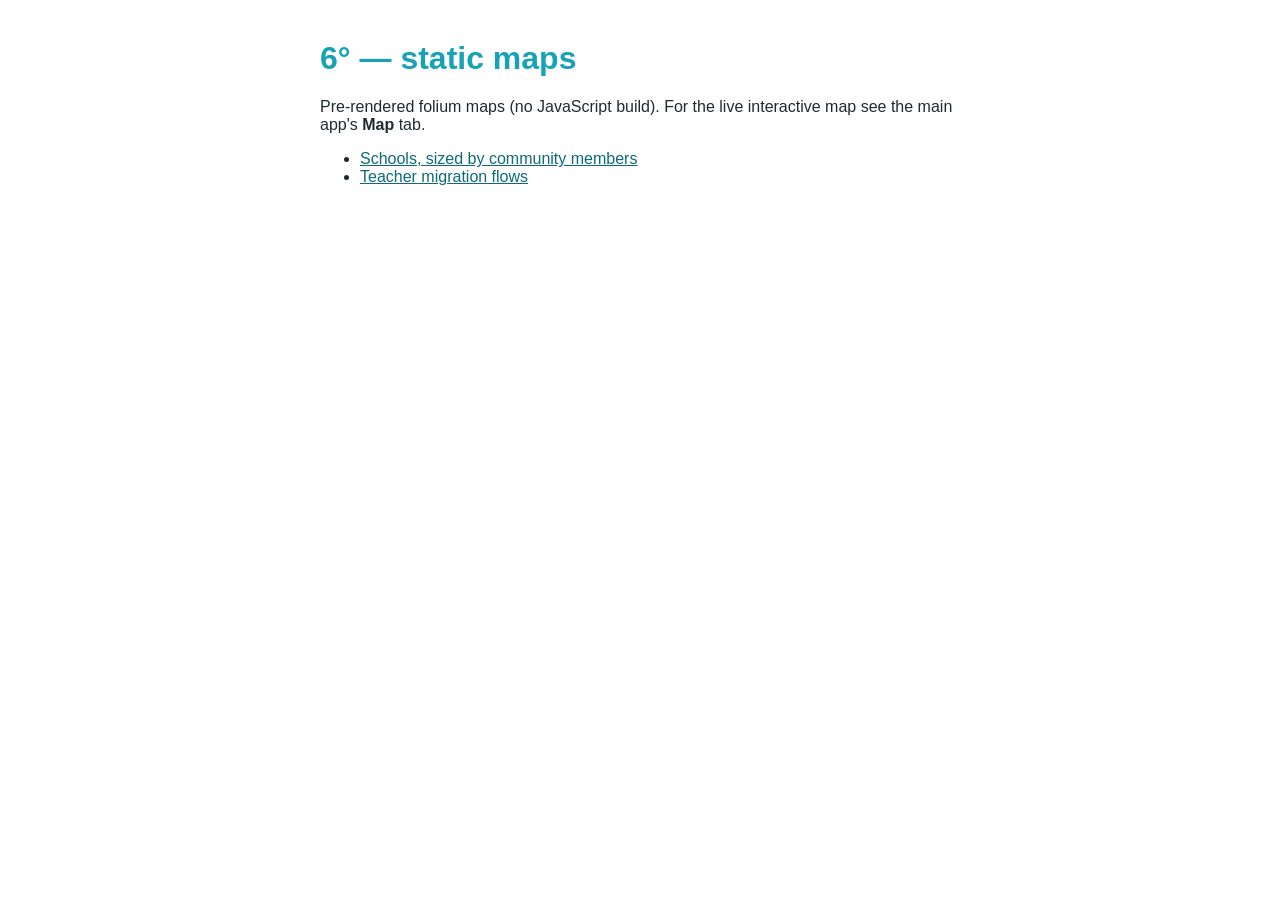
<file: maps/index.html>
<!doctype html><meta charset=utf-8><title>6 Degrees — static maps</title><style>body{font-family:-apple-system,Segoe UI,Roboto,sans-serif;max-width:640px;margin:40px auto;padding:0 20px;color:#1f2a30}a{color:#0b6b78}h1{color:#17A2B8}</style><h1>6&deg; — static maps</h1><p>Pre-rendered folium maps (no JavaScript build). For the live interactive map see the main app's <b>Map</b> tab.</p><ul><li><a href='schools_points.html'>Schools, sized by community members</a></li><li><a href='migration_flows.html'>Teacher migration flows</a></li></ul>
</file>
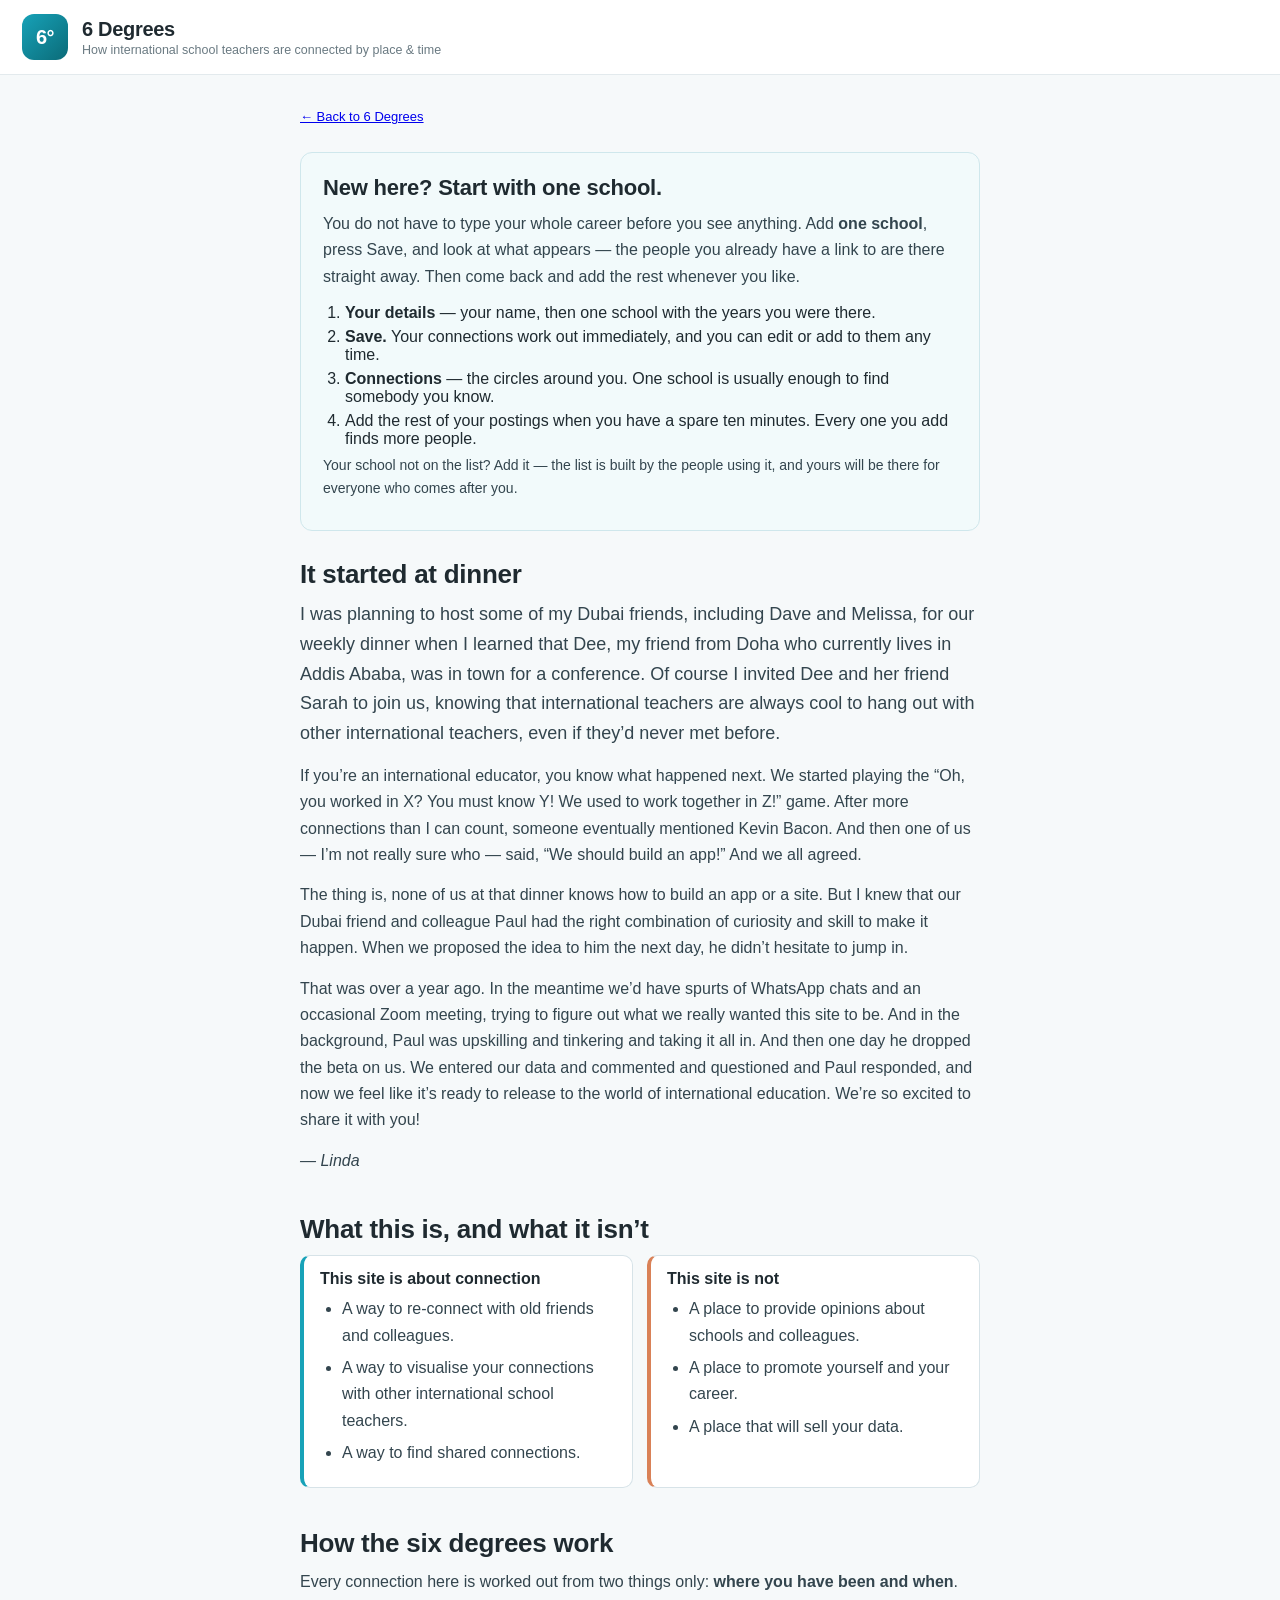
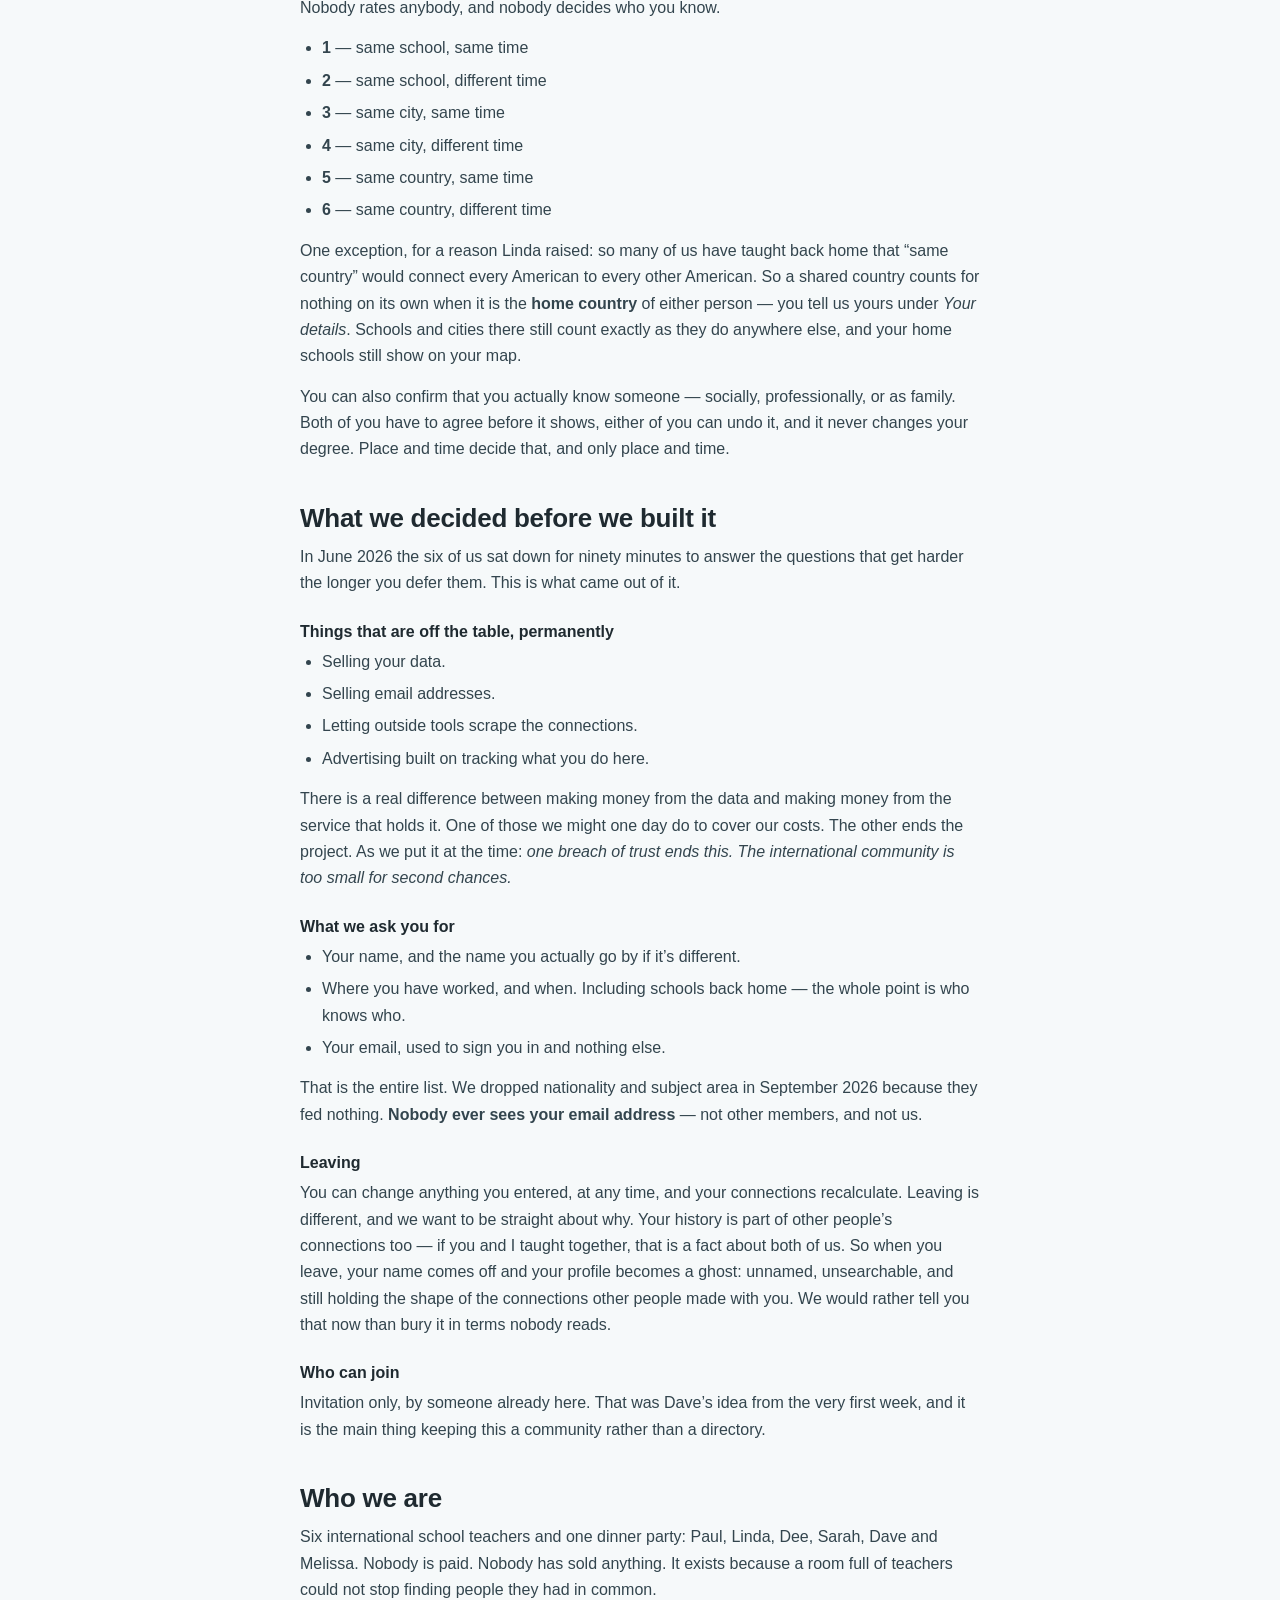
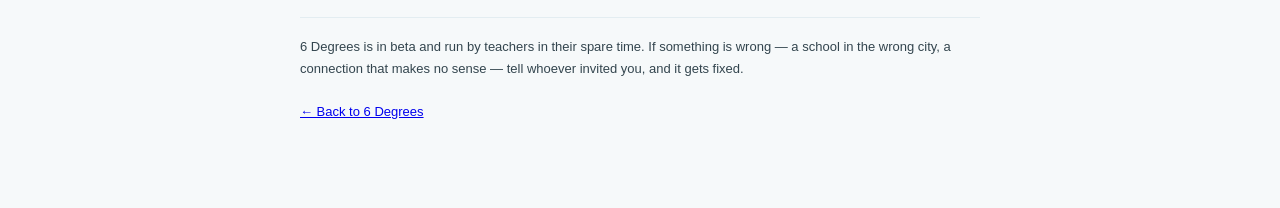
<file: about.html>
<!doctype html>
<html lang="en">
<head>
  <meta charset="utf-8" />
  <meta name="viewport" content="width=device-width, initial-scale=1" />
  <title>About — 6 Degrees</title>
  <meta name="description" content="How 6 Degrees started, what it is for, and what we will never do with your data." />
  <!-- Inline, so the browser never requests /favicon.ico and never logs the 404
       that had us chasing a map bug on 18 Sep 2026. -->
  <link rel="icon" href="data:image/svg+xml,%3Csvg%20xmlns%3D%22http%3A%2F%2Fwww.w3.org%2F2000%2Fsvg%22%20viewBox%3D%220%200%2064%2064%22%3E%3Crect%20width%3D%2264%22%20height%3D%2264%22%20rx%3D%2214%22%20fill%3D%22%2317A2B8%22%2F%3E%3Ctext%20x%3D%2232%22%20y%3D%2244%22%20font-family%3D%22Helvetica%2CArial%2Csans-serif%22%20font-size%3D%2234%22%20font-weight%3D%22700%22%20fill%3D%22%23fff%22%20text-anchor%3D%22middle%22%3E6%C2%B0%3C%2Ftext%3E%3C%2Fsvg%3E" />
  <link rel="stylesheet" href="./css/styles.css" />
  <style>
    /* This page is plain static HTML on purpose: it has to render for someone who
       has not signed in and may never sign in, so it depends on no script at all. */
    .about-wrap { max-width: 720px; margin: 0 auto; padding: 32px 20px 72px; }
    .about-wrap h2 { font-size: 26px; margin: 40px 0 10px; letter-spacing: -0.01em; }
    .about-wrap h2:first-of-type { margin-top: 28px; }
    .about-wrap h3 { font-size: 16px; margin: 26px 0 8px; }
    /* Linda's "start with one school" panel, above the story. */
    .about-start {
      background: #f2fafb; border: 1px solid #cfe7ec; border-radius: 12px;
      padding: 18px 22px 16px; margin: 20px 0 8px;
    }
    .about-start h2 { margin-top: 4px !important; font-size: 22px; }
    .about-start ol { margin: 10px 0 0; padding-left: 22px; }
    .about-start li { margin: 6px 0; }
    .about-note { font-size: 14px; color: #4a5a63; margin: 12px 0 0; }
    .about-wrap p { line-height: 1.65; margin: 0 0 14px; color: #33454e; }
    .about-wrap ul { line-height: 1.65; margin: 0 0 14px; padding-left: 22px; color: #33454e; }
    .about-wrap li { margin-bottom: 6px; }
    .about-lead { font-size: 18px; color: #21323a; }
    .about-sig { font-style: italic; color: #5d7480; }
    .about-back { display: inline-block; margin-bottom: 8px; font-size: 13px; }
    .about-cards { display: grid; gap: 14px; grid-template-columns: 1fr 1fr; margin: 6px 0 14px; }
    @media (max-width: 620px) { .about-cards { grid-template-columns: 1fr; } }
    .about-card { border: 1px solid #d7e3e8; border-radius: 10px; padding: 14px 16px; background: #fff; }
    .about-card h3 { margin: 0 0 8px; }
    .about-card.is-yes { border-left: 4px solid var(--turquoise, #2a9db3); }
    .about-card.is-no { border-left: 4px solid #d98157; }
    .about-card ul { margin: 0; }
    .about-quotes li { margin-bottom: 10px; }
    .about-foot { margin-top: 44px; padding-top: 18px; border-top: 1px solid #e3edf1; font-size: 13px; color: #5d7480; }
  </style>
</head>
<body>
  <header class="app-header">
    <div class="brand">
      <span class="brand-mark" aria-hidden="true">6&deg;</span>
      <div class="brand-text">
        <h1>6&nbsp;Degrees</h1>
        <p>How international school teachers are connected by place &amp; time</p>
      </div>
    </div>
  </header>

  <main class="about-wrap">
    <a class="about-back" href="./">&larr; Back to 6 Degrees</a>

    <!-- Linda, 20 Sep 2026: "When people log in for the first time, do they know
         they can add a couple of schools and save and go back and edit? Because
         it's a big commitment to fill out a lot of schools, so if they knew they
         could do one or two and see what it looks like before spending the time
         to do the rest, that might be helpful." And: "Maybe ask them to do one
         school, check out the about page if they have questions, and then keep
         going." So this sits first, above the story. -->
    <section class="about-start">
      <h2 id="start">New here? Start with one school.</h2>
      <p>
        You do not have to type your whole career before you see anything. Add
        <strong>one school</strong>, press Save, and look at what appears &mdash; the
        people you already have a link to are there straight away. Then come back
        and add the rest whenever you like.
      </p>
      <ol>
        <li><strong>Your details</strong> &mdash; your name, then one school with the
            years you were there.</li>
        <li><strong>Save.</strong> Your connections work out immediately, and you can
            edit or add to them any time.</li>
        <li><strong>Connections</strong> &mdash; the circles around you. One school is
            usually enough to find somebody you know.</li>
        <li>Add the rest of your postings when you have a spare ten minutes. Every
            one you add finds more people.</li>
      </ol>
      <p class="about-note">
        Your school not on the list? Add it &mdash; the list is built by the people
        using it, and yours will be there for everyone who comes after you.
      </p>
    </section>

    <h2>It started at dinner</h2>

    <p class="about-lead">
      I was planning to host some of my Dubai friends, including Dave and Melissa, for our
      weekly dinner when I learned that Dee, my friend from Doha who currently lives in Addis
      Ababa, was in town for a conference. Of course I invited Dee and her friend Sarah to join
      us, knowing that international teachers are always cool to hang out with other
      international teachers, even if they&rsquo;d never met before.
    </p>

    <p>
      If you&rsquo;re an international educator, you know what happened next. We started playing
      the &ldquo;Oh, you worked in X? You must know Y! We used to work together in Z!&rdquo;
      game. After more connections than I can count, someone eventually mentioned Kevin Bacon.
      And then one of us &mdash; I&rsquo;m not really sure who &mdash; said, &ldquo;We should
      build an app!&rdquo; And we all agreed.
    </p>

    <p>
      The thing is, none of us at that dinner knows how to build an app or a site. But I knew
      that our Dubai friend and colleague Paul had the right combination of curiosity and skill
      to make it happen. When we proposed the idea to him the next day, he didn&rsquo;t hesitate
      to jump in.
    </p>

    <p>
      That was over a year ago. In the meantime we&rsquo;d have spurts of WhatsApp chats and an
      occasional Zoom meeting, trying to figure out what we really wanted this site to be. And in
      the background, Paul was upskilling and tinkering and taking it all in. And then one day he
      dropped the beta on us. We entered our data and commented and questioned and Paul
      responded, and now we feel like it&rsquo;s ready to release to the world of international
      education. We&rsquo;re so excited to share it with you!
    </p>

    <p class="about-sig">&mdash; Linda</p>

    <h2>What this is, and what it isn&rsquo;t</h2>

    <div class="about-cards">
      <div class="about-card is-yes">
        <h3>This site is about connection</h3>
        <ul>
          <li>A way to re-connect with old friends and colleagues.</li>
          <li>A way to visualise your connections with other international school teachers.</li>
          <li>A way to find shared connections.</li>
        </ul>
      </div>
      <div class="about-card is-no">
        <h3>This site is not</h3>
        <ul>
          <li>A place to provide opinions about schools and colleagues.</li>
          <li>A place to promote yourself and your career.</li>
          <li>A place that will sell your data.</li>
        </ul>
      </div>
    </div>

    <h2>How the six degrees work</h2>

    <p>
      Every connection here is worked out from two things only: <strong>where you have been and
      when</strong>. Nobody rates anybody, and nobody decides who you know.
    </p>

    <ul>
      <li><strong>1</strong> &mdash; same school, same time</li>
      <li><strong>2</strong> &mdash; same school, different time</li>
      <li><strong>3</strong> &mdash; same city, same time</li>
      <li><strong>4</strong> &mdash; same city, different time</li>
      <li><strong>5</strong> &mdash; same country, same time</li>
      <li><strong>6</strong> &mdash; same country, different time</li>
    </ul>

    <p>
      One exception, for a reason Linda raised: so many of us have taught back home that
      &ldquo;same country&rdquo; would connect every American to every other American.
      So a shared country counts for nothing on its own when it is the <strong>home
      country</strong> of either person &mdash; you tell us yours under <em>Your details</em>.
      Schools and cities there still count exactly as they do anywhere else, and your
      home schools still show on your map.
    </p>

    <p>
      You can also confirm that you actually know someone &mdash; socially, professionally, or as
      family. Both of you have to agree before it shows, either of you can undo it, and it never
      changes your degree. Place and time decide that, and only place and time.
    </p>

    <h2>What we decided before we built it</h2>

    <p>
      In June 2026 the six of us sat down for ninety minutes to answer the questions that get
      harder the longer you defer them. This is what came out of it.
    </p>

    <h3>Things that are off the table, permanently</h3>
    <ul>
      <li>Selling your data.</li>
      <li>Selling email addresses.</li>
      <li>Letting outside tools scrape the connections.</li>
      <li>Advertising built on tracking what you do here.</li>
    </ul>

    <p>
      There is a real difference between making money from the data and making money from the
      service that holds it. One of those we might one day do to cover our costs. The other ends
      the project. As we put it at the time: <em>one breach of trust ends this. The international
      community is too small for second chances.</em>
    </p>

    <h3>What we ask you for</h3>
    <ul>
      <li>Your name, and the name you actually go by if it&rsquo;s different.</li>
      <li>Where you have worked, and when. Including schools back home &mdash; the whole point is who knows who.</li>
      <li>Your email, used to sign you in and nothing else.</li>
    </ul>
    <p>
      That is the entire list. We dropped nationality and subject area in September 2026 because
      they fed nothing. <strong>Nobody ever sees your email address</strong> &mdash; not other
      members, and not us.
    </p>

    <h3>Leaving</h3>
    <p>
      You can change anything you entered, at any time, and your connections recalculate. Leaving
      is different, and we want to be straight about why. Your history is part of other
      people&rsquo;s connections too &mdash; if you and I taught together, that is a fact about
      both of us. So when you leave, your name comes off and your profile becomes a ghost:
      unnamed, unsearchable, and still holding the shape of the connections other people made with
      you. We would rather tell you that now than bury it in terms nobody reads.
    </p>

    <h3>Who can join</h3>
    <p>
      Invitation only, by someone already here. That was Dave&rsquo;s idea from the very first
      week, and it is the main thing keeping this a community rather than a directory.
    </p>

    <h2>Who we are</h2>
    <p>
      Six international school teachers and one dinner party: Paul, Linda, Dee, Sarah, Dave and
      Melissa. Nobody is paid. Nobody has sold anything. It exists because a room full of teachers
      could not stop finding people they had in common.
    </p>

    <p class="about-foot">
      6 Degrees is in beta and run by teachers in their spare time. If something is wrong &mdash;
      a school in the wrong city, a connection that makes no sense &mdash; tell whoever invited
      you, and it gets fixed.
      <br><br>
      <a href="./">&larr; Back to 6 Degrees</a>
    </p>
  </main>
</body>
</html>
</file>
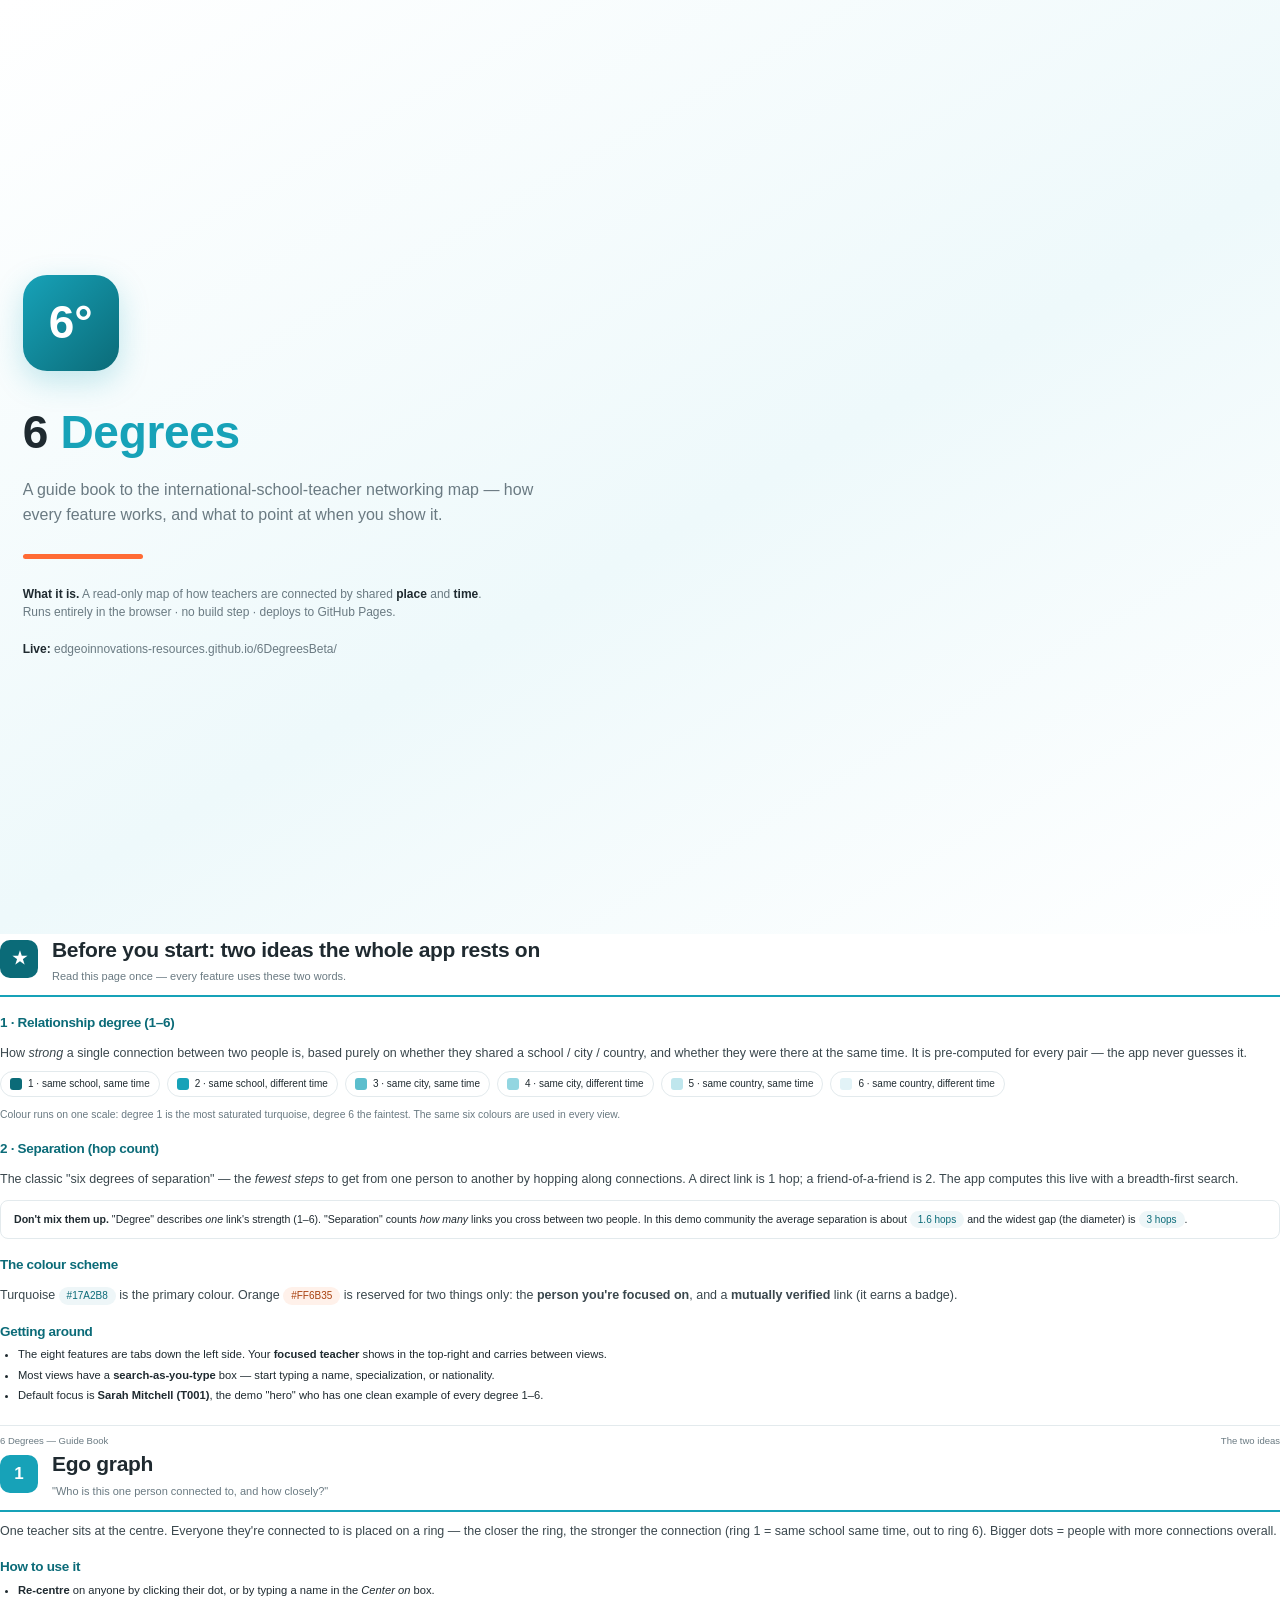
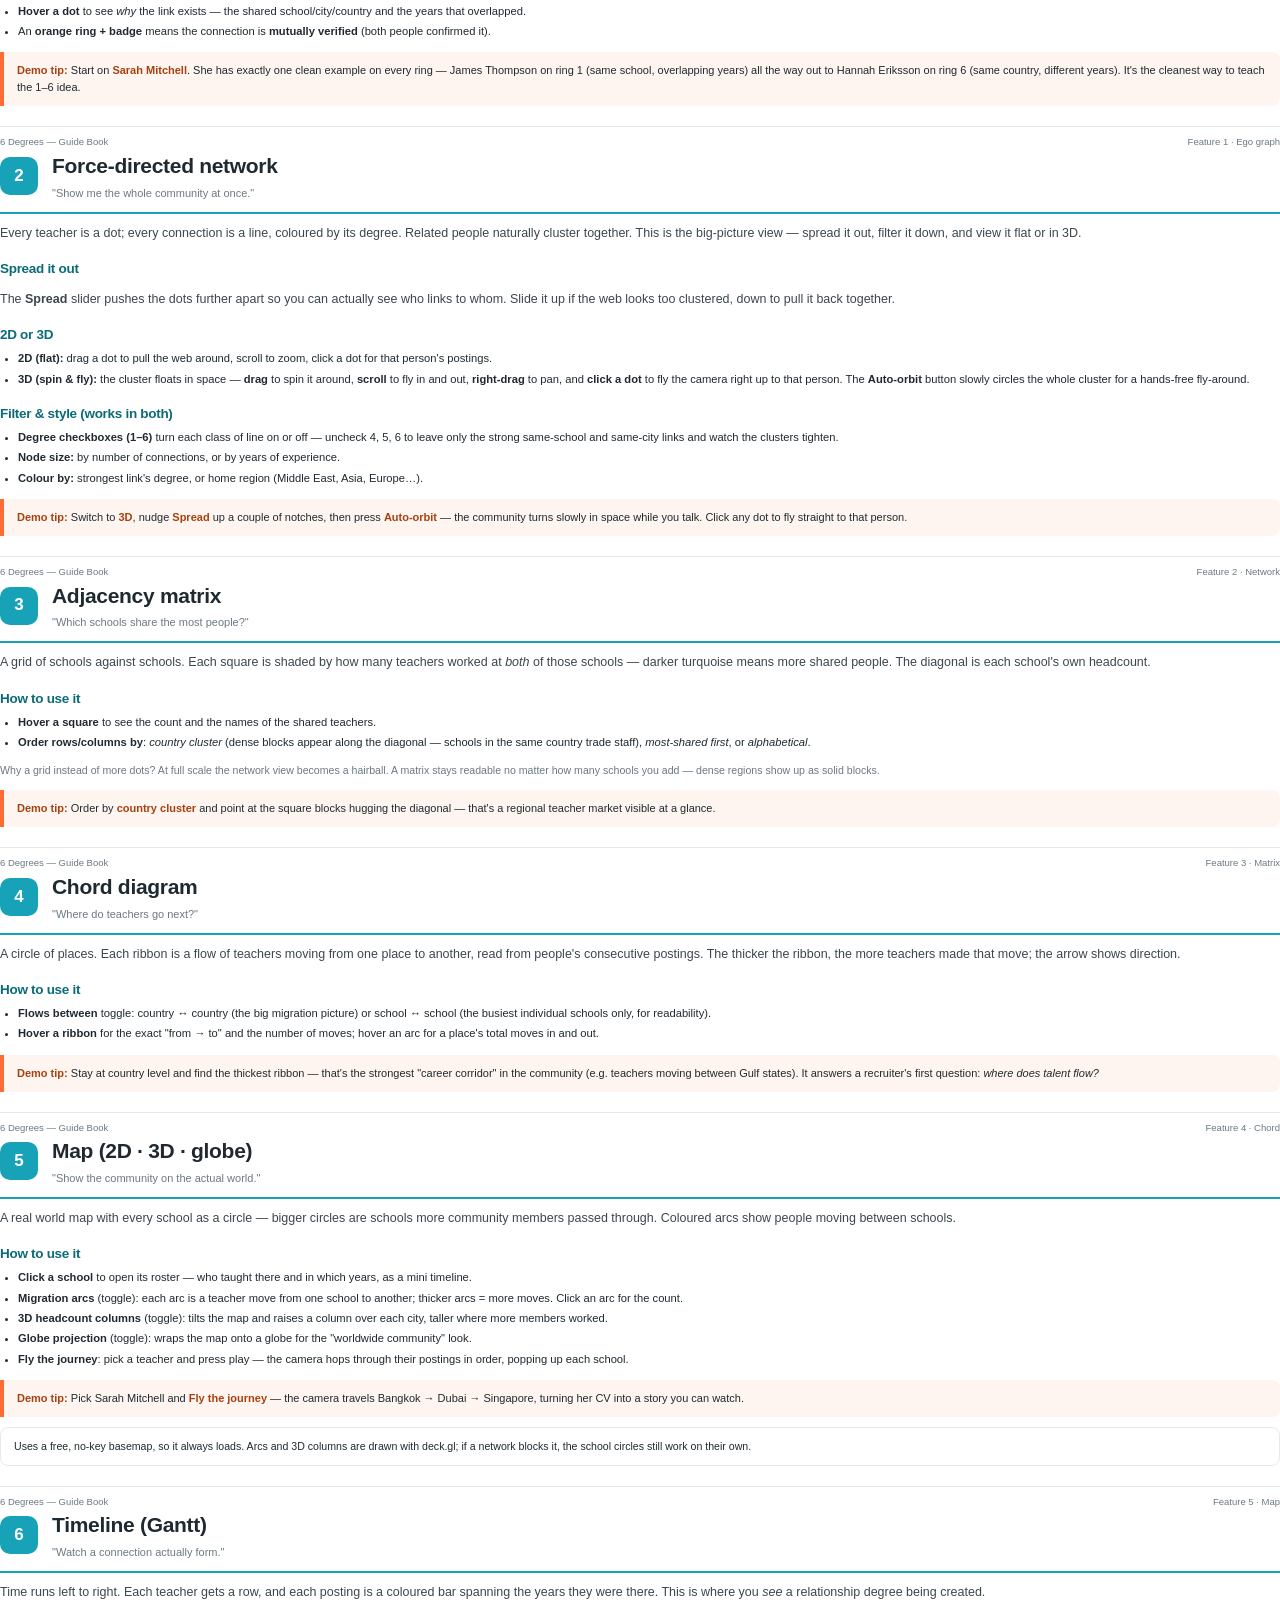
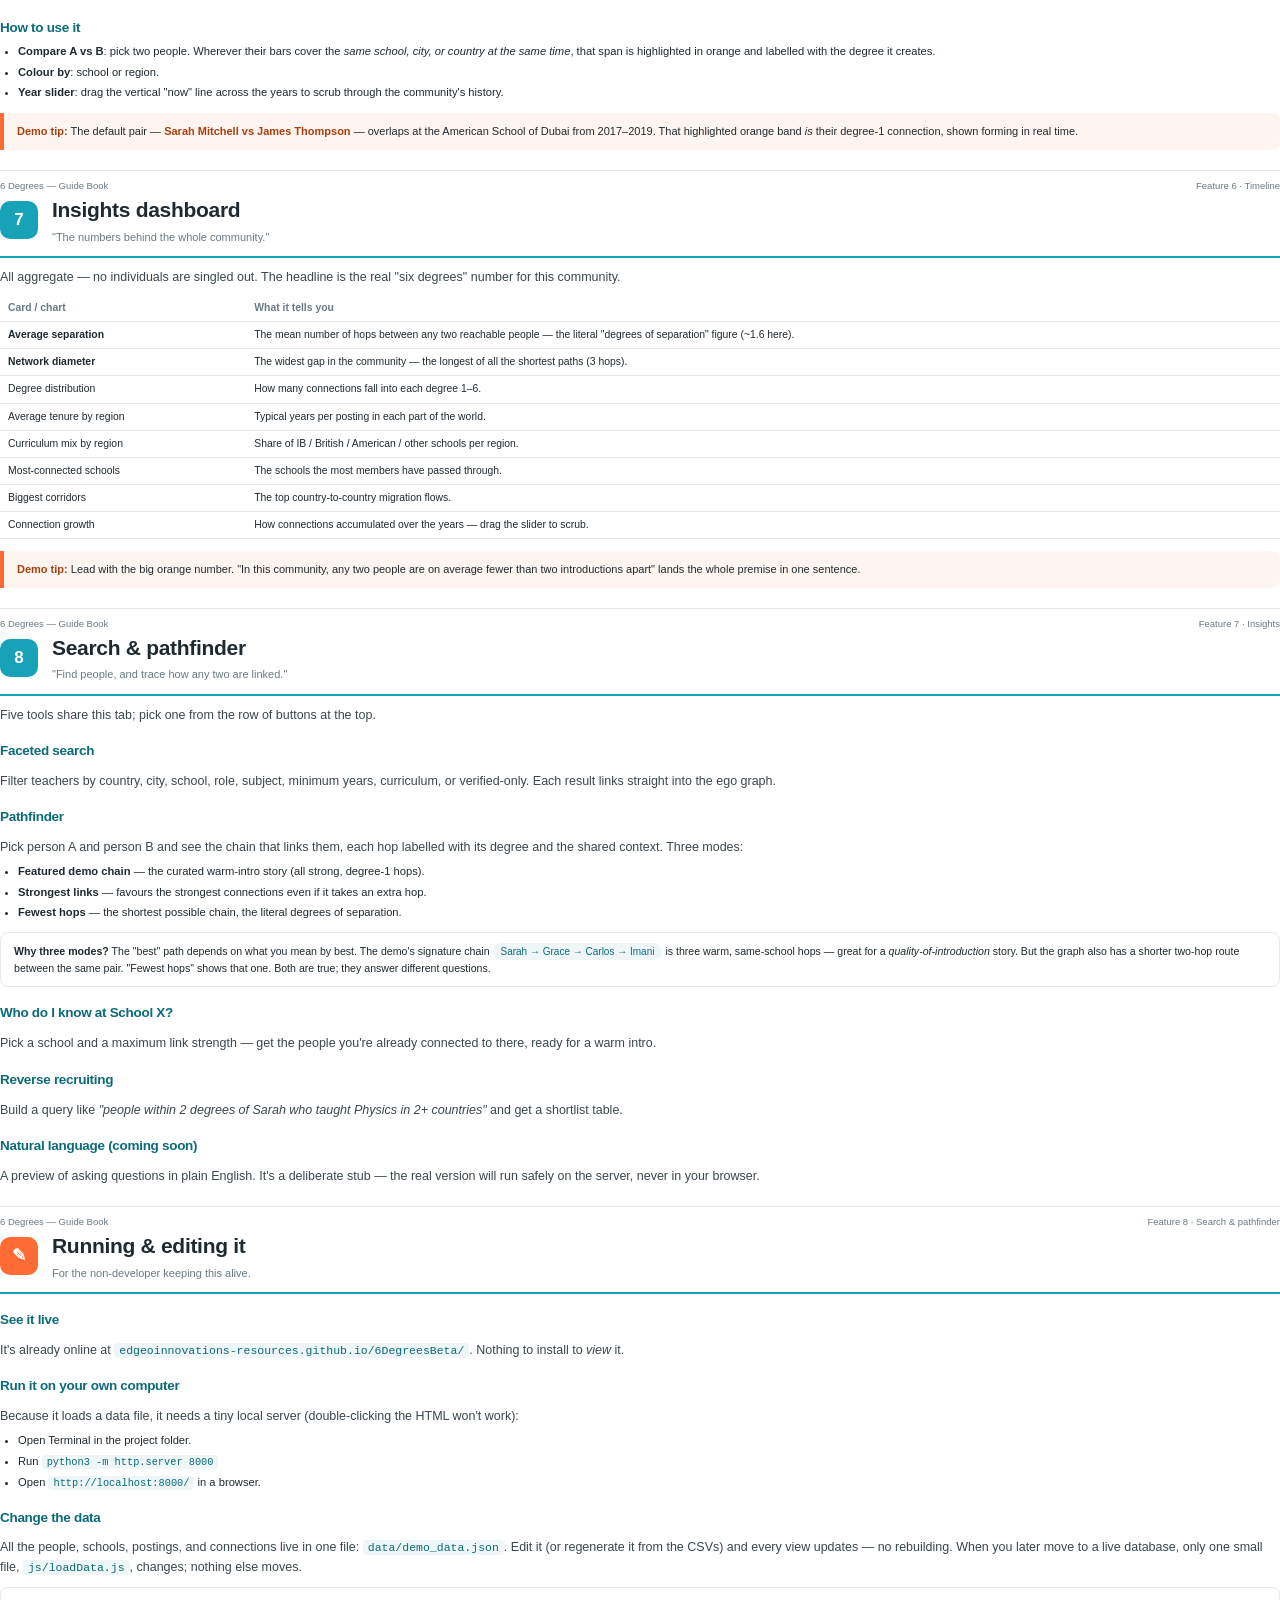
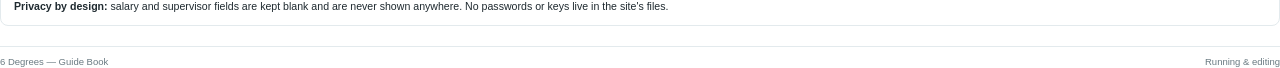
<file: tools/guide.html>
<!doctype html>
<html lang="en">
<head>
<meta charset="utf-8">
<title>6 Degrees — Guide Book</title>
<style>
  :root{
    --turquoise:#17A2B8; --turquoise-dark:#0b6b78; --orange:#FF6B35;
    --ink:#1f2a30; --muted:#6a7a82; --line:#e3eaed; --bg:#f6f9fa;
  }
  @page{ size:A4; margin:18mm 16mm; }
  *{ box-sizing:border-box; }
  body{
    font-family:-apple-system,BlinkMacSystemFont,"Segoe UI",Roboto,Helvetica,Arial,sans-serif;
    color:var(--ink); margin:0; font-size:11.2px; line-height:1.55;
  }
  h1,h2,h3,h4{ letter-spacing:-.3px; }
  a{ color:var(--turquoise-dark); }
  code{ background:#eef6f8; padding:1px 5px; border-radius:4px; font-size:.92em; color:var(--turquoise-dark); }
  .muted{ color:var(--muted); }

  /* ── Cover ── */
  .cover{
    height:247mm; display:flex; flex-direction:column; justify-content:center;
    page-break-after:always; padding:0 6mm;
    background:linear-gradient(150deg,#ffffff 0%, #eef9fb 55%, #ffffff 100%);
  }
  .cover .mark{
    width:96px;height:96px;border-radius:24px;display:grid;place-items:center;
    background:linear-gradient(135deg,var(--turquoise),var(--turquoise-dark));
    color:#fff;font-size:46px;font-weight:700;margin-bottom:26px;
    box-shadow:0 10px 30px rgba(23,162,184,.25);
  }
  .cover h1{ font-size:46px; margin:0; }
  .cover h1 .deg{ color:var(--turquoise); }
  .cover .tag{ font-size:16px; color:var(--muted); margin:10px 0 0; max-width:58ch; }
  .cover .rule{ height:5px;width:120px;background:var(--orange);border-radius:3px;margin:26px 0; }
  .cover .meta{ font-size:12px; color:var(--muted); }
  .cover .meta b{ color:var(--ink); }

  /* ── Section chrome ── */
  .page{ page-break-before:always; }
  .feat-head{
    display:flex; align-items:center; gap:14px; margin:0 0 6px;
    border-bottom:2px solid var(--turquoise); padding-bottom:10px;
  }
  .feat-num{
    flex:0 0 auto; width:38px;height:38px;border-radius:10px;display:grid;place-items:center;
    background:var(--turquoise); color:#fff; font-weight:700; font-size:17px;
  }
  .feat-head h2{ margin:0; font-size:21px; }
  .feat-head .sub{ font-size:11px; color:var(--muted); margin-top:2px; }

  h3{ color:var(--turquoise-dark); font-size:13.5px; margin:16px 0 4px; }
  .lead{ font-size:12.5px; color:#3a474d; margin:10px 0 6px; }
  ul{ margin:4px 0 8px; padding-left:18px; }
  li{ margin:3px 0; }
  .demo{
    margin:12px 0 4px; padding:10px 13px; border-left:4px solid var(--orange);
    background:#fff5f0; border-radius:0 8px 8px 0; font-size:11px;
  }
  .demo b{ color:#a8400f; }
  .note{
    margin:10px 0; padding:10px 13px; border:1px solid var(--line);
    background:#fff; border-radius:8px; font-size:10.6px;
  }
  .kbd{ background:#eef6f8;border:1px solid var(--line);border-radius:5px;padding:1px 6px;font-size:10px; }

  /* degree legend */
  .legend{ display:flex; flex-wrap:wrap; gap:7px; margin:8px 0; }
  .chip{ display:flex; align-items:center; gap:6px; font-size:10px; padding:4px 9px;
    border:1px solid var(--line); border-radius:999px; background:#fff; }
  .sw{ width:12px;height:12px;border-radius:3px; }

  table{ border-collapse:collapse; width:100%; font-size:10.4px; margin:8px 0; }
  th,td{ text-align:left; padding:5px 8px; border-bottom:1px solid var(--line); vertical-align:top; }
  th{ color:var(--muted); font-weight:600; }

  .two{ display:flex; gap:18px; }
  .two > div{ flex:1; }
  .pill{ display:inline-block; padding:1px 8px; border-radius:999px; font-size:10px;
    background:#eef6f8; color:var(--turquoise-dark); }
  .pill.o{ background:#fff1ea; color:#a8400f; }
  footer.f{ margin-top:20px; padding-top:8px; border-top:1px solid var(--line);
    font-size:9.5px; color:var(--muted); display:flex; justify-content:space-between; }
</style>
</head>
<body>

<!-- ───────────────────────── COVER ───────────────────────── -->
<section class="cover">
  <div class="mark">6&deg;</div>
  <h1>6 <span class="deg">Degrees</span></h1>
  <p class="tag">A guide book to the international-school-teacher networking map — how every feature works, and what to point at when you show it.</p>
  <div class="rule"></div>
  <div class="meta">
    <b>What it is.</b> A read-only map of how teachers are connected by shared <b>place</b> and <b>time</b>.<br>
    Runs entirely in the browser · no build step · deploys to GitHub Pages.<br><br>
    <b>Live:</b> edgeoinnovations-resources.github.io/6DegreesBeta/
  </div>
</section>

<!-- ───────────────────────── HOW IT WORKS ───────────────────────── -->
<section class="page">
  <div class="feat-head">
    <div class="feat-num" style="background:var(--turquoise-dark)">★</div>
    <div><h2>Before you start: two ideas the whole app rests on</h2>
    <div class="sub">Read this page once — every feature uses these two words.</div></div>
  </div>

  <h3>1 · Relationship degree (1–6)</h3>
  <p class="lead">How <i>strong</i> a single connection between two people is, based purely on whether they shared a school / city / country, and whether they were there at the same time. It is pre-computed for every pair — the app never guesses it.</p>
  <div class="legend">
    <span class="chip"><span class="sw" style="background:#0b6b78"></span>1 · same school, same time</span>
    <span class="chip"><span class="sw" style="background:#17A2B8"></span>2 · same school, different time</span>
    <span class="chip"><span class="sw" style="background:#5cbecd"></span>3 · same city, same time</span>
    <span class="chip"><span class="sw" style="background:#93d6e1"></span>4 · same city, different time</span>
    <span class="chip"><span class="sw" style="background:#bfe6ed"></span>5 · same country, same time</span>
    <span class="chip"><span class="sw" style="background:#e2f3f7"></span>6 · same country, different time</span>
  </div>
  <p class="muted" style="font-size:10.4px;">Colour runs on one scale: degree 1 is the most saturated turquoise, degree 6 the faintest. The same six colours are used in every view.</p>

  <h3>2 · Separation (hop count)</h3>
  <p class="lead">The classic "six degrees of separation" — the <i>fewest steps</i> to get from one person to another by hopping along connections. A direct link is 1 hop; a friend-of-a-friend is 2. The app computes this live with a breadth-first search.</p>
  <div class="note"><b>Don't mix them up.</b> "Degree" describes <i>one</i> link's strength (1–6). "Separation" counts <i>how many</i> links you cross between two people. In this demo community the average separation is about <span class="pill">1.6 hops</span> and the widest gap (the diameter) is <span class="pill">3 hops</span>.</div>

  <h3>The colour scheme</h3>
  <p class="lead">Turquoise <span class="pill">#17A2B8</span> is the primary colour. Orange <span class="pill o">#FF6B35</span> is reserved for two things only: the <b>person you're focused on</b>, and a <b>mutually verified</b> link (it earns a badge).</p>

  <h3>Getting around</h3>
  <ul>
    <li>The eight features are tabs down the left side. Your <b>focused teacher</b> shows in the top-right and carries between views.</li>
    <li>Most views have a <b>search-as-you-type</b> box — start typing a name, specialization, or nationality.</li>
    <li>Default focus is <b>Sarah Mitchell (T001)</b>, the demo "hero" who has one clean example of every degree 1–6.</li>
  </ul>
  <footer class="f"><span>6 Degrees — Guide Book</span><span>The two ideas</span></footer>
</section>

<!-- ───────────────────────── 1 EGO ───────────────────────── -->
<section class="page">
  <div class="feat-head"><div class="feat-num">1</div>
    <div><h2>Ego graph</h2><div class="sub">"Who is this one person connected to, and how closely?"</div></div></div>
  <p class="lead">One teacher sits at the centre. Everyone they're connected to is placed on a ring — the closer the ring, the stronger the connection (ring&nbsp;1 = same school same time, out to ring&nbsp;6). Bigger dots = people with more connections overall.</p>
  <h3>How to use it</h3>
  <ul>
    <li><b>Re-centre</b> on anyone by clicking their dot, or by typing a name in the <i>Center on</i> box.</li>
    <li><b>Hover a dot</b> to see <i>why</i> the link exists — the shared school/city/country and the years that overlapped.</li>
    <li>An <b>orange ring + badge</b> means the connection is <b>mutually verified</b> (both people confirmed it).</li>
  </ul>
  <div class="demo"><b>Demo tip:</b> Start on <b>Sarah Mitchell</b>. She has exactly one clean example on every ring — James Thompson on ring 1 (same school, overlapping years) all the way out to Hannah Eriksson on ring 6 (same country, different years). It's the cleanest way to teach the 1–6 idea.</div>
  <footer class="f"><span>6 Degrees — Guide Book</span><span>Feature 1 · Ego graph</span></footer>
</section>

<!-- ───────────────────────── 2 NETWORK ───────────────────────── -->
<section class="page">
  <div class="feat-head"><div class="feat-num">2</div>
    <div><h2>Force-directed network</h2><div class="sub">"Show me the whole community at once."</div></div></div>
  <p class="lead">Every teacher is a dot; every connection is a line, coloured by its degree. Related people naturally cluster together. This is the big-picture view — spread it out, filter it down, and view it flat or in 3D.</p>
  <h3>Spread it out</h3>
  <p class="lead">The <b>Spread</b> slider pushes the dots further apart so you can actually see who links to whom. Slide it up if the web looks too clustered, down to pull it back together.</p>
  <h3>2D or 3D</h3>
  <ul>
    <li><b>2D (flat):</b> drag a dot to pull the web around, scroll to zoom, click a dot for that person's postings.</li>
    <li><b>3D (spin &amp; fly):</b> the cluster floats in space — <b>drag</b> to spin it around, <b>scroll</b> to fly in and out, <b>right-drag</b> to pan, and <b>click a dot</b> to fly the camera right up to that person. The <b>Auto-orbit</b> button slowly circles the whole cluster for a hands-free fly-around.</li>
  </ul>
  <h3>Filter &amp; style (works in both)</h3>
  <ul>
    <li><b>Degree checkboxes (1–6)</b> turn each class of line on or off — uncheck 4, 5, 6 to leave only the strong same-school and same-city links and watch the clusters tighten.</li>
    <li><b>Node size:</b> by number of connections, or by years of experience.</li>
    <li><b>Colour by:</b> strongest link's degree, or home region (Middle East, Asia, Europe…).</li>
  </ul>
  <div class="demo"><b>Demo tip:</b> Switch to <b>3D</b>, nudge <b>Spread</b> up a couple of notches, then press <b>Auto-orbit</b> — the community turns slowly in space while you talk. Click any dot to fly straight to that person.</div>
  <footer class="f"><span>6 Degrees — Guide Book</span><span>Feature 2 · Network</span></footer>
</section>

<!-- ───────────────────────── 3 MATRIX ───────────────────────── -->
<section class="page">
  <div class="feat-head"><div class="feat-num">3</div>
    <div><h2>Adjacency matrix</h2><div class="sub">"Which schools share the most people?"</div></div></div>
  <p class="lead">A grid of schools against schools. Each square is shaded by how many teachers worked at <i>both</i> of those schools — darker turquoise means more shared people. The diagonal is each school's own headcount.</p>
  <h3>How to use it</h3>
  <ul>
    <li><b>Hover a square</b> to see the count and the names of the shared teachers.</li>
    <li><b>Order rows/columns by</b>: <i>country cluster</i> (dense blocks appear along the diagonal — schools in the same country trade staff), <i>most-shared first</i>, or <i>alphabetical</i>.</li>
  </ul>
  <p class="muted" style="font-size:10.6px;">Why a grid instead of more dots? At full scale the network view becomes a hairball. A matrix stays readable no matter how many schools you add — dense regions show up as solid blocks.</p>
  <div class="demo"><b>Demo tip:</b> Order by <b>country cluster</b> and point at the square blocks hugging the diagonal — that's a regional teacher market visible at a glance.</div>
  <footer class="f"><span>6 Degrees — Guide Book</span><span>Feature 3 · Matrix</span></footer>
</section>

<!-- ───────────────────────── 4 CHORD ───────────────────────── -->
<section class="page">
  <div class="feat-head"><div class="feat-num">4</div>
    <div><h2>Chord diagram</h2><div class="sub">"Where do teachers go next?"</div></div></div>
  <p class="lead">A circle of places. Each ribbon is a flow of teachers moving from one place to another, read from people's consecutive postings. The thicker the ribbon, the more teachers made that move; the arrow shows direction.</p>
  <h3>How to use it</h3>
  <ul>
    <li><b>Flows between</b> toggle: country&nbsp;↔&nbsp;country (the big migration picture) or school&nbsp;↔&nbsp;school (the busiest individual schools only, for readability).</li>
    <li><b>Hover a ribbon</b> for the exact "from → to" and the number of moves; hover an arc for a place's total moves in and out.</li>
  </ul>
  <div class="demo"><b>Demo tip:</b> Stay at country level and find the thickest ribbon — that's the strongest "career corridor" in the community (e.g. teachers moving between Gulf states). It answers a recruiter's first question: <i>where does talent flow?</i></div>
  <footer class="f"><span>6 Degrees — Guide Book</span><span>Feature 4 · Chord</span></footer>
</section>

<!-- ───────────────────────── 5 MAP ───────────────────────── -->
<section class="page">
  <div class="feat-head"><div class="feat-num">5</div>
    <div><h2>Map (2D · 3D · globe)</h2><div class="sub">"Show the community on the actual world."</div></div></div>
  <p class="lead">A real world map with every school as a circle — bigger circles are schools more community members passed through. Coloured arcs show people moving between schools.</p>
  <h3>How to use it</h3>
  <ul>
    <li><b>Click a school</b> to open its roster — who taught there and in which years, as a mini timeline.</li>
    <li><b>Migration arcs</b> (toggle): each arc is a teacher move from one school to another; thicker arcs = more moves. Click an arc for the count.</li>
    <li><b>3D headcount columns</b> (toggle): tilts the map and raises a column over each city, taller where more members worked.</li>
    <li><b>Globe projection</b> (toggle): wraps the map onto a globe for the "worldwide community" look.</li>
    <li><b>Fly the journey</b>: pick a teacher and press play — the camera hops through their postings in order, popping up each school.</li>
  </ul>
  <div class="demo"><b>Demo tip:</b> Pick Sarah Mitchell and <b>Fly the journey</b> — the camera travels Bangkok → Dubai → Singapore, turning her CV into a story you can watch.</div>
  <div class="note">Uses a free, no-key basemap, so it always loads. Arcs and 3D columns are drawn with deck.gl; if a network blocks it, the school circles still work on their own.</div>
  <footer class="f"><span>6 Degrees — Guide Book</span><span>Feature 5 · Map</span></footer>
</section>

<!-- ───────────────────────── 6 TIMELINE ───────────────────────── -->
<section class="page">
  <div class="feat-head"><div class="feat-num">6</div>
    <div><h2>Timeline (Gantt)</h2><div class="sub">"Watch a connection actually form."</div></div></div>
  <p class="lead">Time runs left to right. Each teacher gets a row, and each posting is a coloured bar spanning the years they were there. This is where you <i>see</i> a relationship degree being created.</p>
  <h3>How to use it</h3>
  <ul>
    <li><b>Compare A vs B</b>: pick two people. Wherever their bars cover the <i>same school, city, or country at the same time</i>, that span is highlighted in orange and labelled with the degree it creates.</li>
    <li><b>Colour by</b>: school or region.</li>
    <li><b>Year slider</b>: drag the vertical "now" line across the years to scrub through the community's history.</li>
  </ul>
  <div class="demo"><b>Demo tip:</b> The default pair — <b>Sarah Mitchell vs James Thompson</b> — overlaps at the American School of Dubai from 2017–2019. That highlighted orange band <i>is</i> their degree-1 connection, shown forming in real time.</div>
  <footer class="f"><span>6 Degrees — Guide Book</span><span>Feature 6 · Timeline</span></footer>
</section>

<!-- ───────────────────────── 7 INSIGHTS ───────────────────────── -->
<section class="page">
  <div class="feat-head"><div class="feat-num">7</div>
    <div><h2>Insights dashboard</h2><div class="sub">"The numbers behind the whole community."</div></div></div>
  <p class="lead">All aggregate — no individuals are singled out. The headline is the real "six degrees" number for this community.</p>
  <table>
    <tr><th>Card / chart</th><th>What it tells you</th></tr>
    <tr><td><b>Average separation</b></td><td>The mean number of hops between any two reachable people — the literal "degrees of separation" figure (~1.6 here).</td></tr>
    <tr><td><b>Network diameter</b></td><td>The widest gap in the community — the longest of all the shortest paths (3 hops).</td></tr>
    <tr><td>Degree distribution</td><td>How many connections fall into each degree 1–6.</td></tr>
    <tr><td>Average tenure by region</td><td>Typical years per posting in each part of the world.</td></tr>
    <tr><td>Curriculum mix by region</td><td>Share of IB / British / American / other schools per region.</td></tr>
    <tr><td>Most-connected schools</td><td>The schools the most members have passed through.</td></tr>
    <tr><td>Biggest corridors</td><td>The top country-to-country migration flows.</td></tr>
    <tr><td>Connection growth</td><td>How connections accumulated over the years — drag the slider to scrub.</td></tr>
  </table>
  <div class="demo"><b>Demo tip:</b> Lead with the big orange number. "In this community, any two people are on average fewer than two introductions apart" lands the whole premise in one sentence.</div>
  <footer class="f"><span>6 Degrees — Guide Book</span><span>Feature 7 · Insights</span></footer>
</section>

<!-- ───────────────────────── 8 SEARCH ───────────────────────── -->
<section class="page">
  <div class="feat-head"><div class="feat-num">8</div>
    <div><h2>Search &amp; pathfinder</h2><div class="sub">"Find people, and trace how any two are linked."</div></div></div>
  <p class="lead">Five tools share this tab; pick one from the row of buttons at the top.</p>
  <h3>Faceted search</h3>
  <p class="lead">Filter teachers by country, city, school, role, subject, minimum years, curriculum, or verified-only. Each result links straight into the ego graph.</p>
  <h3>Pathfinder</h3>
  <p class="lead">Pick person A and person B and see the chain that links them, each hop labelled with its degree and the shared context. Three modes:</p>
  <ul>
    <li><b>Featured demo chain</b> — the curated warm-intro story (all strong, degree-1 hops).</li>
    <li><b>Strongest links</b> — favours the strongest connections even if it takes an extra hop.</li>
    <li><b>Fewest hops</b> — the shortest possible chain, the literal degrees of separation.</li>
  </ul>
  <div class="note"><b>Why three modes?</b> The "best" path depends on what you mean by best. The demo's signature chain <span class="pill">Sarah&nbsp;→&nbsp;Grace&nbsp;→&nbsp;Carlos&nbsp;→&nbsp;Imani</span> is three warm, same-school hops — great for a <i>quality-of-introduction</i> story. But the graph also has a shorter two-hop route between the same pair. "Fewest hops" shows that one. Both are true; they answer different questions.</div>
  <h3>Who do I know at School X?</h3>
  <p class="lead">Pick a school and a maximum link strength — get the people you're already connected to there, ready for a warm intro.</p>
  <h3>Reverse recruiting</h3>
  <p class="lead">Build a query like <i>"people within 2 degrees of Sarah who taught Physics in 2+ countries"</i> and get a shortlist table.</p>
  <h3>Natural language (coming soon)</h3>
  <p class="lead">A preview of asking questions in plain English. It's a deliberate stub — the real version will run safely on the server, never in your browser.</p>
  <footer class="f"><span>6 Degrees — Guide Book</span><span>Feature 8 · Search &amp; pathfinder</span></footer>
</section>

<!-- ───────────────────────── EDITING / RUNNING ───────────────────────── -->
<section class="page">
  <div class="feat-head"><div class="feat-num" style="background:var(--orange)">✎</div>
    <div><h2>Running &amp; editing it</h2><div class="sub">For the non-developer keeping this alive.</div></div></div>
  <h3>See it live</h3>
  <p class="lead">It's already online at <code>edgeoinnovations-resources.github.io/6DegreesBeta/</code>. Nothing to install to <i>view</i> it.</p>
  <h3>Run it on your own computer</h3>
  <p class="lead">Because it loads a data file, it needs a tiny local server (double-clicking the HTML won't work):</p>
  <ul>
    <li>Open Terminal in the project folder.</li>
    <li>Run <code>python3 -m http.server 8000</code></li>
    <li>Open <code>http://localhost:8000/</code> in a browser.</li>
  </ul>
  <h3>Change the data</h3>
  <p class="lead">All the people, schools, postings, and connections live in one file: <code>data/demo_data.json</code>. Edit it (or regenerate it from the CSVs) and every view updates — no rebuilding. When you later move to a live database, only one small file, <code>js/loadData.js</code>, changes; nothing else moves.</p>
  <div class="note"><b>Privacy by design:</b> salary and supervisor fields are kept blank and are never shown anywhere. No passwords or keys live in the site's files.</div>
  <footer class="f"><span>6 Degrees — Guide Book</span><span>Running &amp; editing</span></footer>
</section>

</body>
</html>
</file>
<file: css/styles.css>
/* 6 Degrees — light, clean, flat. Turquoise #17A2B8 primary, orange #FF6B35 accent. */
:root {
  --turquoise: #17A2B8;
  --turquoise-dark: #0b6b78;
  --orange: #FF6B35;
  --ink: #1f2a30;
  --muted: #6a7a82;
  --line: #e3eaed;
  --bg: #f6f9fa;
  --panel: #ffffff;
  --radius: 10px;
  --font: -apple-system, BlinkMacSystemFont, "Segoe UI", Roboto, Helvetica, Arial, sans-serif;
}

* { box-sizing: border-box; }
html, body { height: 100%; margin: 0; }
body {
  font-family: var(--font);
  color: var(--ink);
  background: var(--bg);
  display: flex;
  flex-direction: column;
}

/* ── Header ──────────────────────────────────────────────────────────── */
.app-header {
  display: flex; align-items: center; justify-content: space-between;
  gap: 16px; padding: 14px 22px;
  background: var(--panel); border-bottom: 1px solid var(--line);
}
.brand { display: flex; align-items: center; gap: 14px; }
.brand-mark {
  display: grid; place-items: center;
  width: 46px; height: 46px; border-radius: 12px;
  background: linear-gradient(135deg, var(--turquoise), var(--turquoise-dark));
  color: #fff; font-weight: 700; font-size: 20px; letter-spacing: -0.5px;
}
.brand-text h1 { margin: 0; font-size: 20px; letter-spacing: -0.3px; }
.brand-text p { margin: 2px 0 0; font-size: 12.5px; color: var(--muted); }
.header-ego { font-size: 13px; color: var(--muted); }
.header-ego strong { color: var(--turquoise-dark); }

/* ── Layout ──────────────────────────────────────────────────────────── */
.app-body { flex: 1; display: flex; min-height: 0; }
.tab-nav {
  width: 210px; flex-shrink: 0; padding: 14px 10px;
  background: var(--panel); border-right: 1px solid var(--line);
  overflow-y: auto;
}
.tab-btn {
  display: flex; align-items: center; gap: 10px; width: 100%;
  padding: 10px 12px; margin-bottom: 4px; border: none; border-radius: 8px;
  background: transparent; color: var(--ink); font: inherit; font-size: 14px;
  text-align: left; cursor: pointer; transition: background .12s, color .12s;
}
.tab-btn:hover { background: #eef6f8; }
.tab-btn.active { background: var(--turquoise); color: #fff; }
.tab-btn .tab-num {
  display: inline-grid; place-items: center; width: 22px; height: 22px;
  border-radius: 6px; background: rgba(0,0,0,.06); font-size: 12px; font-weight: 600; flex-shrink: 0;
}
.tab-btn.active .tab-num { background: rgba(255,255,255,.25); }

.view-container { flex: 1; min-width: 0; overflow: auto; position: relative; }

/* ── View chrome ─────────────────────────────────────────────────────── */
.view { padding: 20px 24px; min-height: 100%; }
.view-head { margin-bottom: 14px; }
.view-head h2 { margin: 0 0 4px; font-size: 19px; }
.view-head p { margin: 0; color: var(--muted); font-size: 13px; max-width: 70ch; }

.controls {
  display: flex; flex-wrap: wrap; align-items: center; gap: 12px;
  margin: 14px 0; padding: 12px 14px;
  background: var(--panel); border: 1px solid var(--line); border-radius: var(--radius);
}
.control-group { display: flex; align-items: center; gap: 8px; font-size: 13px; }
.control-group > label { color: var(--muted); }

.card {
  background: var(--panel); border: 1px solid var(--line); border-radius: var(--radius);
  padding: 14px;
}
.viz-wrap { background: var(--panel); border: 1px solid var(--line); border-radius: var(--radius); padding: 8px; }

/* form controls */
select, input[type="text"], input[type="search"], input[type="number"] {
  font: inherit; font-size: 13px; padding: 6px 9px;
  border: 1px solid var(--line); border-radius: 7px; background: #fff; color: var(--ink);
}
input:focus, select:focus, button:focus-visible { outline: 2px solid var(--turquoise); outline-offset: 1px; }
button.btn {
  font: inherit; font-size: 13px; padding: 7px 13px; border-radius: 7px; cursor: pointer;
  border: 1px solid var(--turquoise); background: var(--turquoise); color: #fff;
}
button.btn.ghost { background: #fff; color: var(--turquoise-dark); }
button.btn.accent { background: var(--orange); border-color: var(--orange); }
button.btn:disabled { opacity: .5; cursor: not-allowed; }

.checkrow { display: flex; flex-wrap: wrap; gap: 6px; }
.checkrow label {
  display: inline-flex; align-items: center; gap: 6px; font-size: 12.5px;
  padding: 5px 9px; border: 1px solid var(--line); border-radius: 999px; cursor: pointer; user-select: none;
}
.checkrow label .swatch { width: 12px; height: 12px; border-radius: 3px; }
/* Selected sub-tab within a view (Who knows whom). */
.checkrow label.sel {
  background: #eef6f8; border-color: var(--turquoise);
  color: var(--turquoise-dark); font-weight: 600;
}

/* legend */
.legend { display: flex; flex-wrap: wrap; gap: 10px; font-size: 12px; color: var(--muted); }
.legend .item { display: inline-flex; align-items: center; gap: 6px; }
.legend .swatch { width: 13px; height: 13px; border-radius: 3px; }
/* Dee's outline, in legend form: a ring, not a fill, because that is what it is
   on the graph — the person keeps their degree colour and gains an outline. */
.legend .swatch.ring-swatch {
  background: transparent; border: 2px solid currentColor; border-radius: 50%;
}
/* The same mark beside a name in the rail. */
.confirmed-mark {
  color: var(--turquoise); font-size: 12px; margin-left: 5px; vertical-align: 1px;
}

/* ── Search-as-you-type combobox ─────────────────────────────────────── */
.typeahead { position: relative; }
.typeahead .results {
  position: absolute; z-index: 30; top: calc(100% + 2px); left: 0; right: 0;
  max-height: 260px; overflow: auto; background: #fff;
  border: 1px solid var(--line); border-radius: 8px; box-shadow: 0 6px 20px rgba(0,0,0,.08);
}
.typeahead .results div { padding: 7px 10px; font-size: 13px; cursor: pointer; }
.typeahead .results div:hover, .typeahead .results div.hl { background: #eef6f8; }
.typeahead .results small { color: var(--muted); }

/* ── Tooltip ─────────────────────────────────────────────────────────── */
.tooltip {
  position: fixed; z-index: 1000; pointer-events: none; opacity: 0;
  max-width: 280px; padding: 9px 11px; font-size: 12.5px; line-height: 1.45;
  background: rgba(31,42,48,.96); color: #fff; border-radius: 8px;
  transition: opacity .1s; transform: translate(-50%, -110%);
}
.tooltip strong { color: #fff; }
.tooltip.show { opacity: 1; }
.badge-mutual {
  display: inline-block; margin-left: 5px; padding: 1px 6px; font-size: 10.5px; font-weight: 600;
  background: var(--orange); color: #fff; border-radius: 999px; vertical-align: middle;
}

/* ── Side panel ──────────────────────────────────────────────────────── */
.side-panel {
  position: absolute; top: 0; right: 0; bottom: 0; width: 320px; z-index: 20;
  background: #fff; border-left: 1px solid var(--line); box-shadow: -6px 0 18px rgba(0,0,0,.06);
  padding: 16px; overflow-y: auto; transform: translateX(100%); transition: transform .18s;
  /* Parked off the right edge, a transform still counts as overflow and gives the
     shell something to scroll to. Taking it out of the layout when closed removes
     the 320px entirely; visibility keeps the slide animation working, because
     display:none would kill the transition. */
  visibility: hidden;
}
.side-panel.open { transform: translateX(0); visibility: visible; }
.side-panel h3 { margin: 0 0 2px; font-size: 16px; }
.side-panel .sub { color: var(--muted); font-size: 12.5px; margin-bottom: 12px; }
.side-panel .close { position: absolute; top: 12px; right: 12px; border: none; background: none; font-size: 18px; cursor: pointer; color: var(--muted); }
.side-panel ul { margin: 0; padding-left: 0; list-style: none; }
.side-panel li { padding: 7px 0; border-bottom: 1px solid var(--line); font-size: 13px; }
.side-panel li small { color: var(--muted); display: block; }

/* ── Stat cards / dashboard ──────────────────────────────────────────── */
.stat-grid { display: grid; grid-template-columns: repeat(auto-fit, minmax(180px, 1fr)); gap: 14px; margin-bottom: 18px; }
.stat-card { background: var(--panel); border: 1px solid var(--line); border-radius: var(--radius); padding: 16px; }
.stat-card .num { font-size: 30px; font-weight: 700; color: var(--turquoise-dark); letter-spacing: -1px; }
.stat-card .num.accent { color: var(--orange); }
.stat-card .lbl { font-size: 12.5px; color: var(--muted); margin-top: 3px; }
.dash-grid { display: grid; grid-template-columns: repeat(auto-fit, minmax(330px, 1fr)); gap: 16px; }
.chart-card h4 { margin: 0 0 10px; font-size: 14px; }

/* ── Tables ──────────────────────────────────────────────────────────── */
table.data { width: 100%; border-collapse: collapse; font-size: 13px; }
table.data th, table.data td { text-align: left; padding: 7px 10px; border-bottom: 1px solid var(--line); }
table.data th { color: var(--muted); font-weight: 600; position: sticky; top: 0; background: #fff; }
table.data tr:hover td { background: #f6fbfc; }

/* ── Pathfinder chain ────────────────────────────────────────────────── */
.path-chain { display: flex; flex-wrap: wrap; align-items: stretch; gap: 0; margin-top: 10px; }
.path-node {
  background: #fff; border: 2px solid var(--turquoise); border-radius: 10px; padding: 9px 13px; min-width: 130px;
}
.path-node.endpoint { border-color: var(--orange); }
.path-node .nm { font-weight: 600; font-size: 13.5px; }
.path-node .meta { font-size: 11.5px; color: var(--muted); }
.path-hop { display: flex; flex-direction: column; align-items: center; justify-content: center; padding: 0 6px; min-width: 92px; }
.path-hop .arrow { color: var(--muted); font-size: 18px; line-height: 1; }
.path-hop .deg-pill { font-size: 11px; color: #fff; padding: 2px 8px; border-radius: 999px; white-space: nowrap; }
.path-hop .ctx { font-size: 10.5px; color: var(--muted); text-align: center; margin-top: 2px; max-width: 110px; }

/* ── Map ─────────────────────────────────────────────────────────────── */
#map { position: absolute; inset: 0; }
/* overflow:hidden is load-bearing, not tidiness.
   .side-panel parks itself off the right edge with transform: translateX(100%)
   when closed. A transform still contributes to an ancestor's scrollable area, and
   .view-container is overflow:auto — so the closed panel made the map view
   scrollable by exactly its own 320px. Scroll into that strip (which a journey
   flight does on its own) and the map, sized to the CLIENT box, stays put while
   blank page slides in beside it. That is the "map glitch" Paul reported three
   times on 18 Sep 2026, and it is why measuring the canvas against the container
   kept reporting no gap: the canvas was never wrong. Clipping the shell means the
   parked panel cannot extend anything. */
/* Counter strip on top, map filling whatever is left. .map-area is the
   positioned parent .map-shell measures itself against. */
.map-stack { position: absolute; inset: 0; display: flex; flex-direction: column; }
.map-area { position: relative; flex: 1; min-height: 0; }
.map-shell {
  position: absolute; inset: 0;
  /* overflow:hidden CLIPS but still creates a scroll container, and a scroll
     container can be scrolled by the BROWSER even when the user cannot touch it —
     anything focused or scrolled into view drags it. overflow:clip creates no
     scroll container at all, so scrollLeft can never leave 0. Browsers that do not
     know `clip` keep `hidden` from the line above. */
  overflow: hidden;
  overflow: clip;
}
.map-overlay {
  position: absolute; top: 14px; left: 14px; z-index: 5; max-width: 280px;
  background: rgba(255,255,255,.95); border: 1px solid var(--line); border-radius: var(--radius); padding: 12px 14px;
}
.map-overlay h3 { margin: 0 0 8px; font-size: 15px; }
.map-overlay .control-group { margin-bottom: 8px; }
.maplibregl-popup-content { border-radius: 8px; font-family: var(--font); font-size: 12.5px; }

/* ── Misc ────────────────────────────────────────────────────────────── */
.loading { padding: 40px; color: var(--muted); font-size: 15px; }
.error-box { padding: 16px; background: #fff3ef; border: 1px solid var(--orange); border-radius: 8px; color: #a8400f; }
.muted { color: var(--muted); }
.pill { display: inline-block; padding: 2px 8px; border-radius: 999px; font-size: 11px; background: #eef6f8; color: var(--turquoise-dark); }
svg text { font-family: var(--font); }
.tag { font-size: 11px; }

@media (max-width: 760px) {
  .tab-nav { width: 56px; }
  .tab-btn span.tab-label { display: none; }
  .side-panel { width: 100%; }
}

/* ── Explore landing screen (beta feedback: de-rank the analytical views) ───── */
.explore-grid {
  display: grid; gap: 14px;
  grid-template-columns: repeat(auto-fit, minmax(250px, 1fr));
}
.explore-card {
  display: flex; flex-direction: column; align-items: flex-start; gap: 6px;
  padding: 18px; border: 1px solid var(--line); border-radius: var(--radius);
  background: var(--panel); font: inherit; color: var(--ink);
  text-align: left; cursor: pointer;
  transition: border-color .12s, box-shadow .12s, transform .12s;
}
.explore-card:hover {
  border-color: var(--turquoise);
  box-shadow: 0 6px 18px -10px rgba(11,107,120,.45);
  transform: translateY(-1px);
}
.explore-card .ec-title { font-size: 16px; font-weight: 650; }
.explore-card .ec-blurb { font-size: 13px; color: var(--muted); line-height: 1.45; }
.explore-card .ec-go { margin-top: 4px; font-size: 12.5px; font-weight: 600; color: var(--turquoise-dark); }

.back-link {
  display: inline-block; margin-bottom: 12px; padding: 6px 10px;
  border: 1px solid var(--line); border-radius: 7px;
  background: var(--panel); color: var(--muted);
  font: inherit; font-size: 12.5px; cursor: pointer;
}
.back-link:hover { border-color: var(--turquoise); color: var(--turquoise-dark); }

/* Seeded beta-group records whose schools/years are still guesses. */
.badge-unconfirmed {
  display: inline-block; margin-left: 6px; padding: 1px 7px;
  border: 1px dashed var(--orange); border-radius: 999px;
  background: #fff4ef; color: #b8410f;
  font-size: 10.5px; font-weight: 600; white-space: nowrap;
  vertical-align: middle; cursor: help;
}

/* ── Map overlay: collapsible ───────────────────────────────────────────────── */
.map-overlay .overlay-head {
  display: flex; align-items: center; justify-content: space-between; gap: 10px;
}
.map-overlay .overlay-head h3 { margin: 0; }
.map-overlay .collapse-toggle {
  flex-shrink: 0; width: 24px; height: 24px; padding: 0;
  display: grid; place-items: center;
  border: 1px solid var(--line); border-radius: 6px;
  background: var(--panel); color: var(--muted);
  font: inherit; font-size: 15px; line-height: 1; cursor: pointer;
}
.map-overlay .collapse-toggle:hover { border-color: var(--turquoise); color: var(--turquoise-dark); }
.map-overlay .overlay-body { margin-top: 8px; }
.map-overlay.collapsed .overlay-body { display: none; }
.map-overlay.collapsed { padding-bottom: 10px; }

/* ── Build-your-own matrix: axis editors ────────────────────────────────────── */
.axis-grid {
  display: grid; gap: 14px; margin-bottom: 14px;
  grid-template-columns: repeat(auto-fit, minmax(280px, 1fr));
}
.axis-box {
  border: 1px solid var(--line); border-radius: var(--radius);
  background: var(--panel); padding: 12px;
}
.axis-head { display: flex; align-items: center; gap: 8px; margin-bottom: 8px; }
.axis-head strong { flex: 1; font-size: 13.5px; }
.axis-box .typeahead { width: 100%; }
.axis-box .chips { display: flex; flex-wrap: wrap; gap: 6px; margin-top: 10px; }
.chip {
  display: inline-flex; align-items: center; gap: 6px;
  padding: 3px 6px 3px 9px; border: 1px solid var(--line); border-radius: 999px;
  background: #f4fafb; font-size: 12px; max-width: 100%;
}
.chip > span { overflow: hidden; text-overflow: ellipsis; white-space: nowrap; }
.chip button {
  border: none; background: none; cursor: pointer; color: var(--muted);
  font-size: 14px; line-height: 1; padding: 0 2px;
}
.chip button:hover { color: var(--orange); }

/* ── Connections view: graph + list rail ───────────────────────────────────── */
.ego-layout { display: flex; gap: 16px; align-items: flex-start; }
.ego-canvas {
  flex: 1 1 auto; min-width: 0;
  background: var(--panel); border: 1px solid var(--line); border-radius: var(--radius);
  overflow: hidden; padding: 6px 0;
}
.ego-rail {
  flex: 0 0 240px; max-height: 74vh; overflow-y: auto;
  background: var(--panel); border: 1px solid var(--line); border-radius: var(--radius);
  padding: 12px 14px;
}
.ego-rail .rail-head {
  display: flex; align-items: baseline; justify-content: space-between; gap: 8px;
  padding-bottom: 8px; margin-bottom: 4px; border-bottom: 1px solid var(--line);
}
.ego-rail .rail-sec { margin-top: 12px; }
.ego-rail .rail-sec-head {
  display: flex; align-items: center; gap: 7px; font-size: 13px; font-weight: 650;
}
.ego-rail .rail-sec-head .swatch { width: 11px; height: 11px; border-radius: 3px; flex-shrink: 0; }
.ego-rail .rail-sec-head .muted { margin-left: auto; font-weight: 500; font-size: 12px; }
.ego-rail .rail-sec-sub { font-size: 11.5px; margin: 1px 0 6px 18px; }
.ego-rail ul { list-style: none; margin: 0; padding: 0; }
.ego-rail li {
  padding: 5px 7px; border-radius: 6px; font-size: 12.5px; cursor: pointer;
  transition: background .1s;
}
.ego-rail li small { display: block; color: var(--muted); font-size: 11px; }
.ego-rail li:hover, .ego-rail li.hot { background: #eef6f8; }

@media (max-width: 900px) {
  .ego-layout { flex-direction: column; }
  .ego-rail { flex: 1 1 auto; width: 100%; max-height: 50vh; }
}

/* ── Auth gate ──────────────────────────────────────────────────────────────── */
body.signed-out .tab-nav,
body.signed-out .header-ego { display: none; }

.auth-wrap {
  min-height: 60vh; display: grid; place-items: center; padding: 24px 16px;
}
.auth-card {
  width: 100%; max-width: 440px; padding: 28px;
  background: var(--panel); border: 1px solid var(--line); border-radius: 14px;
  box-shadow: 0 10px 40px -20px rgba(11,107,120,.35);
}
.auth-brand { display: flex; align-items: center; gap: 14px; margin-bottom: 18px; }
.auth-brand h1 { margin: 0; font-size: 20px; letter-spacing: -0.3px; }
.auth-brand p { margin: 2px 0 0; font-size: 12.5px; color: var(--muted); }
.auth-lead { font-size: 14px; color: var(--ink); margin: 0 0 16px; line-height: 1.5; }
.auth-form { display: flex; flex-direction: column; gap: 10px; }
.auth-form input {
  padding: 12px 14px; font-size: 15px; font-family: inherit;
  border: 1px solid var(--line); border-radius: 9px; width: 100%;
}
.auth-form input:focus { outline: 2px solid var(--turquoise); outline-offset: 1px; }
.auth-form .btn { padding: 12px 16px; font-size: 15px; }
.auth-msg { margin: 12px 0 0; font-size: 13px; line-height: 1.5; }
.auth-msg.ok { color: var(--turquoise-dark); }
.auth-msg.error { color: #b8410f; }
.auth-foot {
  margin: 18px 0 0; padding-top: 14px; border-top: 1px solid var(--line);
  font-size: 12px; color: var(--muted); line-height: 1.5;
}

/* ── Header account ─────────────────────────────────────────────────────────── */
.header-right { display: flex; align-items: center; gap: 14px; }
.header-account { display: flex; align-items: center; gap: 8px; }
.acct-who { font-size: 13px; color: var(--muted); }
.acct-btn {
  border: 1px solid var(--line); background: var(--panel); color: var(--muted);
  border-radius: 7px; padding: 5px 10px; font: inherit; font-size: 12.5px; cursor: pointer;
}
.acct-btn:hover { border-color: var(--turquoise); color: var(--turquoise-dark); }

/* ── Onboarding ─────────────────────────────────────────────────────────────── */
.posting-row {
  display: flex; flex-wrap: wrap; gap: 10px; align-items: flex-end;
  padding: 12px; margin-bottom: 10px;
  border: 1px solid var(--line); border-radius: var(--radius); background: #fbfdfd;
}
.school-picker { display: flex; flex-wrap: wrap; gap: 8px; flex: 1 1 100%; }
.school-picker select { min-width: 150px; flex: 1 1 auto; }
/* The state sits between country and city for the US and Canada, and is not
   there at all for the rest of the world. `hidden` alone loses to the rule
   above, which is how an empty orange banner shipped this morning. */
.school-picker select[hidden] { display: none; }
/* Role, Started month + year on one line; Ended month + year on the next;
   "I'm still here" on a third. Reads left to right, the way it is filled in. */
.posting-when { flex: 1 1 100%; display: flex; flex-direction: column; gap: 8px; }
.pw-line { display: flex; align-items: center; gap: 8px; flex-wrap: wrap; }
.pw-label {
  font-size: 12px; font-weight: 600; letter-spacing: .02em;
  text-transform: uppercase; color: var(--muted);
  min-width: 56px;                 /* Role / Started / Ended line up down the left */
}
.pw-line select { min-width: 112px; }
.still-here { display: inline-flex; align-items: center; gap: 6px; font-size: 13px; }
@media (max-width: 620px) {
  .pw-label { min-width: 100%; }
  .pw-line select { flex: 1 1 40%; min-width: 0; }
}

/* Adding a school that isn't listed */
.add-school {
  flex: 1 1 100%; margin-top: 8px; padding: 10px 12px;
  background: #fff4ef; border: 1px dashed var(--orange); border-radius: 8px;
}
.add-school input[type=text] {
  flex: 1 1 260px; min-width: 200px; padding: 8px 10px;
  border: 1px solid var(--line); border-radius: 7px; font: inherit; font-size: 14px;
}
.acct-build {
  font-size: 11px; color: #9ab8c0; font-variant-numeric: tabular-nums;
  padding: 2px 6px; border: 1px solid var(--line); border-radius: 5px;
}

/* ── Person card (click someone; you stay at the centre) ───────────────────── */
.person-overlay {
  position: fixed; inset: 0; z-index: 60;
  background: rgba(15, 33, 40, .38);
  display: grid; place-items: center; padding: 20px;
  animation: pc-fade .12s ease-out;
}
@keyframes pc-fade { from { opacity: 0 } to { opacity: 1 } }
.person-card {
  position: relative; width: 100%; max-width: 440px; max-height: 82vh; overflow-y: auto;
  background: var(--panel); border-radius: 14px; padding: 22px 24px;
  box-shadow: 0 24px 60px -20px rgba(11,107,120,.5);
  animation: pc-rise .16s ease-out;
}
@keyframes pc-rise { from { transform: translateY(6px); opacity: .6 } to { transform: none; opacity: 1 } }
.person-close {
  position: absolute; top: 12px; right: 14px;
  border: none; background: none; font-size: 22px; line-height: 1;
  color: var(--muted); cursor: pointer; padding: 2px 6px; border-radius: 6px;
}
.person-close:hover { background: #eef6f8; color: var(--ink); }
.person-name { margin: 0 0 2px; font-size: 19px; letter-spacing: -0.2px; padding-right: 28px; }
.person-meta { margin: 0 0 14px; font-size: 13px; color: var(--muted); }
.person-card h4 {
  margin: 16px 0 8px; font-size: 12px; font-weight: 700; letter-spacing: .05em;
  text-transform: uppercase; color: var(--muted);
}
.conn-row {
  display: flex; gap: 10px; align-items: flex-start;
  padding: 9px 0; border-bottom: 1px solid var(--line); font-size: 13px;
}
.conn-row:last-child { border-bottom: none; }
.conn-row .deg-pill {
  flex-shrink: 0; color: #fff; font-size: 11px; font-weight: 700;
  padding: 3px 8px; border-radius: 999px; white-space: nowrap;
}
.conn-row .deg-pill.ack { background: var(--orange); }
.person-hist ul { list-style: none; margin: 0; padding: 0; }
.person-hist li {
  padding: 8px 0; border-bottom: 1px solid var(--line); font-size: 13px;
}
.person-hist li:last-child { border-bottom: none; }
.person-hist li small { display: block; color: var(--muted); font-size: 11.5px; margin-top: 1px; }

/* ── Connections icon + inbox ───────────────────────────────────────────────── */
.conn-icon {
  position: relative; display: inline-grid; place-items: center;
  width: 30px; height: 28px; padding: 0;
  border: 1px solid var(--line); border-radius: 7px;
  background: var(--panel); color: var(--muted); cursor: pointer;
}
.conn-icon:hover { border-color: var(--turquoise); color: var(--turquoise-dark); }
.conn-icon.has-pending { border-color: var(--orange); color: var(--orange); }
.conn-badge {
  position: absolute; top: -6px; right: -6px; min-width: 16px; height: 16px;
  padding: 0 4px; border-radius: 999px; background: var(--orange); color: #fff;
  font-size: 10.5px; font-weight: 700; line-height: 16px; text-align: center;
}
.person-card.inbox { max-width: 520px; }
.inbox-sec { margin-top: 16px; }
.inbox-row {
  display: flex; gap: 10px; align-items: center; justify-content: space-between;
  padding: 9px 0; border-bottom: 1px solid var(--line); font-size: 13px;
}
.inbox-row:last-child { border-bottom: none; }
.inbox-row small { display: block; color: var(--muted); font-size: 11.5px; margin-top: 1px; }
.inbox-act { display: flex; gap: 6px; align-items: center; flex-shrink: 0; }

/* ── Tag + note section inside a person card ───────────────────────────────── */
.tag-section { margin-top: 6px; }
.tag-row { padding: 10px 0; border-bottom: 1px solid var(--line); }
.tag-row:last-of-type { border-bottom: none; }
.tag-label strong { font-size: 13.5px; }
.tag-label small { display: block; color: var(--muted); font-size: 11.5px; margin-top: 1px; }
.tag-action { display: flex; gap: 6px; align-items: center; flex-wrap: wrap; margin-top: 7px; }
.tag-action input[type=text] {
  flex: 1 1 200px; min-width: 160px; padding: 7px 9px; font: inherit; font-size: 12.5px;
  border: 1px solid var(--line); border-radius: 7px;
}
.tag-state { font-size: 12px; color: var(--muted); }
.tag-state.pending { color: #b8410f; }
.tag-state.ok { color: var(--turquoise-dark); font-weight: 600; }
.tag-context { margin: 6px 0 0; font-size: 12px; color: var(--muted); font-style: italic; }
.tag-err { margin: 6px 0 0; font-size: 12px; color: #b8410f; }
.note-block { margin-top: 6px; padding-top: 4px; border-top: 1px solid var(--line); }
.note-block textarea {
  width: 100%; padding: 9px 11px; font: inherit; font-size: 13px;
  border: 1px solid var(--line); border-radius: 8px; resize: vertical;
}

/* High-contrast mode (Melissa's colour-blindness question). Colour stops being
   the only carrier of meaning: nodes print their degree, rings get stronger. */
body.high-contrast .ego-rail .rail-sec-head .swatch { outline: 1px solid rgba(31,42,48,.5); }
body.high-contrast .legend .swatch { outline: 1px solid rgba(31,42,48,.5); }
body.high-contrast .deg-pill,
body.high-contrast .conn-row .deg-pill { outline: 1px solid rgba(31,42,48,.35); }
.auth-build { display: inline-block; margin-top: 6px; font-size: 10.5px; color: #b7ccd2; }

/* "Your details" reuses the registration form, which brings its own .view. */
.view > .view { padding: 0; min-height: 0; }
.acct-edit {
  border: none; background: none; font: inherit; font-size: 13px;
  color: var(--turquoise-dark); cursor: pointer; padding: 4px 6px; border-radius: 6px;
}
.acct-edit:hover { background: #eef6f8; text-decoration: underline; }

/* ── Account dropdown (click your name) ─────────────────────────────────────── */
.acct-menu-wrap { position: relative; }
.acct-trigger {
  display: inline-flex; align-items: center; gap: 6px;
  border: 1px solid transparent; background: none; font: inherit; font-size: 13.5px;
  color: var(--ink); cursor: pointer; padding: 5px 9px; border-radius: 8px;
}
.acct-trigger:hover, .acct-trigger[aria-expanded="true"] { background: #eef6f8; border-color: var(--line); }
.acct-caret { font-size: 11px; color: var(--muted); }
.acct-menu {
  position: absolute; right: 0; top: calc(100% + 6px); z-index: 70; min-width: 190px;
  background: var(--panel); border: 1px solid var(--line); border-radius: 10px;
  box-shadow: 0 14px 34px -14px rgba(11,107,120,.45); padding: 6px;
}
.acct-item {
  display: block; width: 100%; text-align: left; border: none; background: none;
  font: inherit; font-size: 13.5px; color: var(--ink); padding: 8px 10px;
  border-radius: 7px; cursor: pointer;
}
.acct-item:hover, .acct-item:focus { background: #eef6f8; outline: none; }
.acct-menu .acct-build {
  margin: 4px 4px 0; padding: 6px 6px 2px; border-top: 1px solid var(--line);
  font-size: 10.5px; color: #9ab8c0; border-radius: 0; border-left: 0; border-right: 0; border-bottom: 0;
}

/* School search by name (works regardless of how a school's city was filed) */
.school-search { position: relative; flex: 1 1 100%; }
.school-search input[type=search] {
  width: 100%; padding: 9px 11px; font: inherit; font-size: 14px;
  border: 1px solid var(--line); border-radius: 8px;
}
.school-results {
  position: absolute; left: 0; right: 0; top: calc(100% + 4px); z-index: 40;
  background: var(--panel); border: 1px solid var(--line); border-radius: 9px;
  box-shadow: 0 12px 30px -14px rgba(11,107,120,.45); max-height: 300px; overflow-y: auto;
}
.school-result {
  display: block; width: 100%; text-align: left; border: none; background: none;
  font: inherit; padding: 8px 11px; cursor: pointer; border-bottom: 1px solid var(--line);
}
.school-result:last-child { border-bottom: none; }
.school-result:hover { background: #eef6f8; }
.school-result strong { display: block; font-size: 13.5px; font-weight: 600; }
.school-result small { display: block; font-size: 11.5px; color: var(--muted); }
.school-result.empty { cursor: default; color: var(--muted); font-size: 12.5px; }
.inbox-err { flex: 1 1 100%; margin: 6px 0 0; font-size: 12px; color: #b8410f; }
.inbox-row { flex-wrap: wrap; }

/* ── "Having an issue?" ───────────────────────────────────────────────────
   Bottom LEFT: MapLibre puts its attribution and controls bottom-right, and a
   report button must never sit on top of the thing being reported. */
.issue-btn {
  position: fixed; left: 14px; bottom: 14px; z-index: 60;
  border: 1px solid var(--line); background: #fff; color: var(--muted);
  font: inherit; font-size: 12px; padding: 7px 12px; border-radius: 999px;
  cursor: pointer; box-shadow: 0 2px 8px rgba(0,0,0,.08);
}
.issue-btn:hover { color: var(--turquoise-dark); border-color: var(--turquoise); }
@media (max-width: 760px) { .issue-btn { font-size: 11px; padding: 6px 10px; } }

/* ── Messages ─────────────────────────────────────────────────────────── */
.msg-thread {
  max-height: 46vh; overflow-y: auto; margin-top: 10px; padding-right: 4px;
  display: flex; flex-direction: column; gap: 8px;
}
.msg { max-width: 82%; align-self: flex-start; background: #f2f7f9;
  border: 1px solid var(--line); border-radius: 12px 12px 12px 3px; padding: 8px 11px; }
.msg.mine { align-self: flex-end; background: #eef6f8; border-radius: 12px 12px 3px 12px; }
.msg-body { font-size: 13px; line-height: 1.45; white-space: pre-wrap; word-break: break-word; }
.msg-meta { font-size: 10.5px; color: var(--muted); margin-top: 4px; }

/* ── On/off switch (accepting messages from one person) ──────────────────── */
.msg-actions {
  display: flex; align-items: center; gap: 14px; flex-wrap: wrap; margin: 4px 0 12px;
}
.switch-row { display: inline-flex; align-items: center; gap: 8px; }
.switch {
  position: relative; flex-shrink: 0;
  width: 40px; height: 23px; padding: 0; border: 1px solid var(--line);
  border-radius: 999px; background: #dfe8ec; cursor: pointer;
  transition: background .16s ease, border-color .16s ease;
}
.switch .knob {
  position: absolute; top: 2px; left: 2px; width: 17px; height: 17px;
  border-radius: 50%; background: #fff; box-shadow: 0 1px 3px rgba(0,0,0,.25);
  transition: transform .16s ease;
}
.switch.on { background: var(--turquoise); border-color: var(--turquoise); }
.switch.on .knob { transform: translateX(17px); }
.switch:disabled { opacity: .5; cursor: default; }
.switch:focus-visible { outline: 2px solid var(--turquoise-dark); outline-offset: 2px; }
.switch-label { font-size: 12.5px; color: var(--muted); }

/* A posting that stopped the save — so "which one?" needs no hunting. */
.posting-row.row-problem {
  border-color: var(--orange); background: #fff7f3;
  box-shadow: 0 0 0 3px rgba(217,129,87,.12);
}

/* ── Community counter (top of Connections) ───────────────────────────────
   Deliberately a thin strip, not a dashboard: big numbers, quiet labels, one
   line. It should read at a glance and then get out of the way. */
.community-bar {
  display: flex; flex-wrap: wrap; gap: 26px; align-items: baseline;
  padding: 12px 16px; margin: 0 0 14px;
  background: linear-gradient(180deg, #f4fafb, #eef6f8);
  border: 1px solid var(--line); border-radius: var(--radius);
}
.cc-cell { display: flex; align-items: baseline; gap: 7px; }
.cc-num {
  font-size: 24px; font-weight: 700; letter-spacing: -0.02em;
  color: var(--turquoise-dark); font-variant-numeric: tabular-nums;
  min-width: 1.2ch;                     /* counting up must not shuffle the labels */
}
.cc-lbl { font-size: 12.5px; color: var(--muted); }
@media (max-width: 620px) {
  .community-bar { gap: 14px 18px; padding: 10px 12px; }
  .cc-num { font-size: 20px; }
  .cc-lbl { font-size: 11.5px; }
}

/* On the map the strip is edge to edge and a touch tighter. */
.community-bar.compact {
  margin: 0; border-radius: 0; border-left: 0; border-right: 0; border-top: 0;
  padding: 9px 16px; gap: 22px;
}
.community-bar.compact .cc-num { font-size: 20px; }

/* ── Focused on: choosing whose connections you see ──────────────────────── */
.focus-trigger {
  border: 1px solid transparent; background: none; font: inherit; font-size: 13px;
  color: var(--muted); cursor: pointer; padding: 5px 9px; border-radius: 999px;
}
.focus-trigger:hover { background: #eef6f8; border-color: var(--line); color: var(--turquoise-dark); }
.focus-trigger strong { color: var(--turquoise-dark); }
.focus-caret { font-size: 10px; opacity: .7; }
.focus-flag {
  background: var(--orange); color: #fff; font-size: 10.5px; font-weight: 700;
  text-transform: uppercase; letter-spacing: .04em; padding: 2px 6px; border-radius: 999px;
}
.header-ego.viewing-other .focus-trigger { background: #fff4ef; border-color: var(--orange); }

/* The banner. Deliberately loud: somebody must not mistake another person's
   network for their own, and several of these members are not going to hunt
   for a subtle cue. */
.focus-banner {
  display: flex; align-items: center; gap: 12px; flex-wrap: wrap;
  /* `display:flex` beats the browser's own [hidden] rule, so an empty orange
     bar sat on the page whenever you were looking at yourself. */
  padding: 12px 16px; margin: 0 0 14px;
  background: #fff4ef; border: 2px solid var(--orange); border-radius: var(--radius);
}
.focus-banner[hidden] { display: none; }
.focus-eye { font-size: 19px; }
.focus-text { font-size: 14px; color: #8a4520; }
.focus-text strong { color: #7a3a16; }
.focus-acts { margin-left: auto; display: flex; gap: 8px; flex-wrap: wrap; }

/* A row in the picker. Big targets, not a dense list. */
.focus-row {
  display: flex; align-items: center; gap: 10px; width: 100%; text-align: left;
  border: 1px solid var(--line); background: #fff; border-radius: 9px;
  padding: 10px 12px; margin-bottom: 7px; font: inherit; cursor: pointer;
}
.focus-row:hover { border-color: var(--turquoise); background: #f7fcfd; }
/* The degree badge only had rules inside .conn-row, so here it was a flex item
   with nothing holding it open and squashed to a sliver. */
.focus-row .deg-pill {
  flex: 0 0 auto; display: inline-flex; align-items: center; justify-content: center;
  width: 26px; height: 26px; border-radius: 999px;
  color: #fff; font-size: 12px; font-weight: 700;
}
.focus-group {
  margin: 16px 0 6px; font-size: 12px; letter-spacing: .06em;
  text-transform: uppercase; color: var(--muted);
}

/* "You have changes that are not saved yet." Sarah added a school at 08:53 on
   20 Sep 2026 and at 10:00 it was attached to nothing; she had last saved at
   07:58. The Save button is a long way down a long form and everything above it
   looks identical saved or not. A bar, not a browser "are you sure?" dialog:
   that appears only as you leave, speaks browser, and is dismissed by reflex. */
.unsaved-bar {
  position: sticky; bottom: 0; z-index: 30;
  display: flex; align-items: center; gap: 14px; flex-wrap: wrap;
  margin: 18px 0 0; padding: 12px 16px;
  background: #fff4ef; border: 2px solid var(--orange); border-radius: var(--radius);
  font-size: 14px; color: #8a4520;
  box-shadow: 0 -6px 18px -12px rgba(0,0,0,.3);
}
.unsaved-bar[hidden] { display: none; }
.unsaved-bar .btn { margin-left: auto; }

/* "Focus on Linda" — Sarah's button, on the card, next to the name. Outlined
   rather than solid: it sits above "Message Linda", which is the action most
   people came for, and two filled buttons stacked read as a decision. */
.btn.focus-on {
  background: #fff; color: var(--orange); border: 2px solid var(--orange);
  font-weight: 600;
}
.btn.focus-on:hover { background: #fff4ef; }

/* "You are: You". The box used to be a typeahead carrying your own name, which
   Paul saw as "Paul Strootman" sitting in a field he could edit. It reads as a
   fact now, not a question — and it is no longer a way to search as somebody
   else, which the group ruled out everywhere except the Connections page. */
.you-chip {
  display: inline-flex; align-items: center; height: 34px; padding: 0 14px;
  border-radius: 999px; background: var(--panel-2, #eef5f7);
  border: 1px solid var(--line); font-weight: 600; font-size: 13.5px;
  color: var(--ink, #1f2a30); white-space: nowrap;
}

/* Family / Personal / Professional at the top of the side column, above the
   degrees. Paul, 21 Sep 2026: these are connections people declared, not places
   they shared, so they sit apart from the six rings rather than inside them. */
.rail-sec.rail-kind { border-left: 3px solid var(--orange); padding-left: 9px; }
.rail-sec.rail-kind + .rail-sec:not(.rail-kind) { margin-top: 16px; }

/* The member count is a button: Linda, 25 Sep 2026, "Is it possible to make
   this clickable so I can see the full community list?" It has to keep looking
   like the rest of the bar, so only the cursor and a quiet hover say so. */
.cc-cell.cc-link {
  font: inherit; color: inherit; background: none; border: 0;
  /* padded for the hover, pulled back by the same amount so nothing in the
     bar moves when this cell becomes a button */
  padding: 5px 9px; margin: -5px -9px; cursor: pointer; text-align: left;
  border-radius: 9px; transition: background .12s ease;
}
.cc-cell.cc-link:hover, .cc-cell.cc-link:focus-visible { background: rgba(23,162,184,.09); }
.cc-cell.cc-link:focus-visible { outline: 2px solid var(--turquoise); outline-offset: 2px; }
</file>
